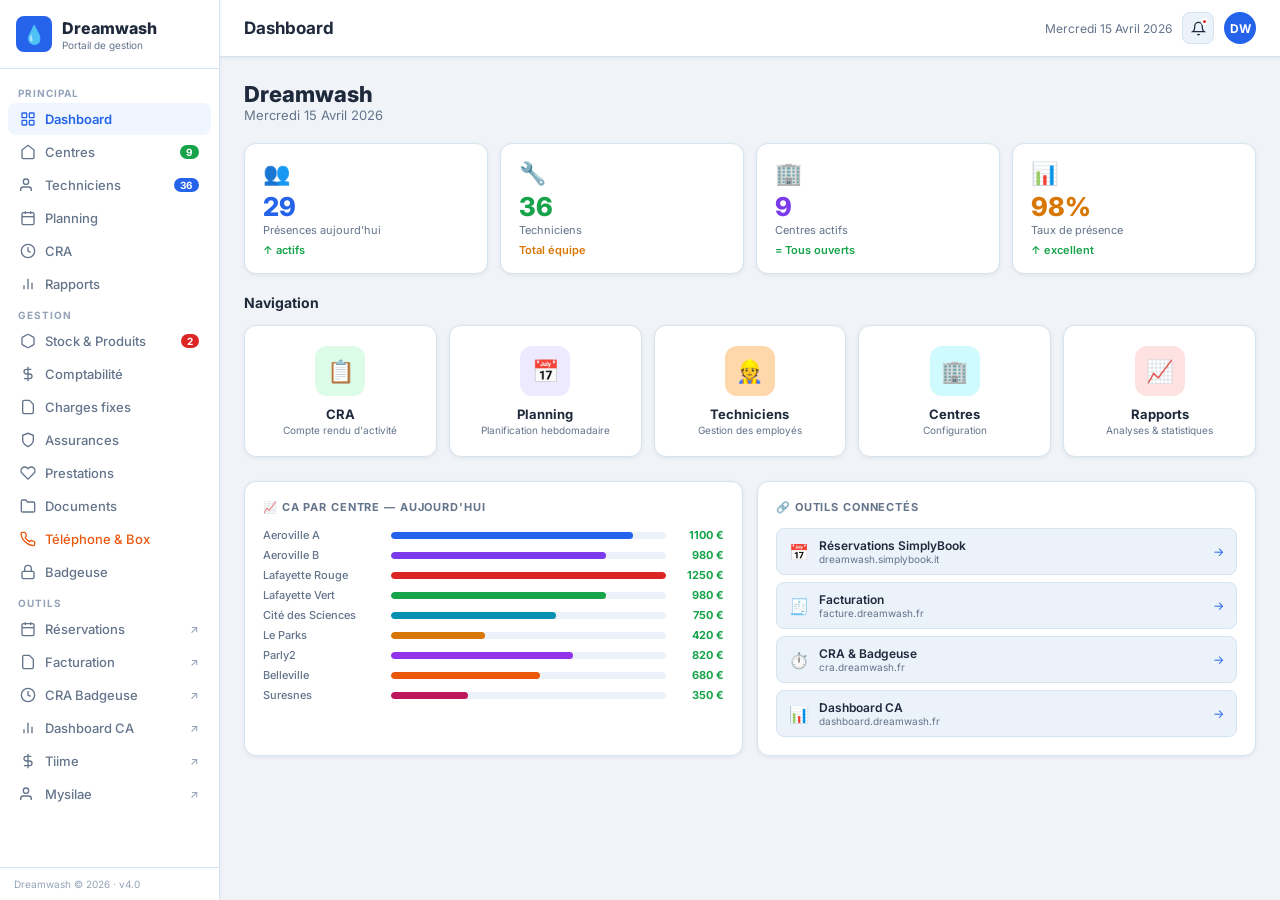
<file: index.html (3).html>
<!DOCTYPE html>
<html lang="fr">
<head>
<meta charset="UTF-8">
<meta name="viewport" content="width=device-width, initial-scale=1.0">
<title>Dreamwash — Portail de gestion</title>
<link href="https://fonts.googleapis.com/css2?family=Inter:wght@400;500;600;700;800&display=swap" rel="stylesheet">
<style>
:root{--bg:#F0F4F8;--bg2:#FFFFFF;--bg3:#EBF2FA;--border:#D6E4F0;--accent:#2563EB;--accent2:#16A34A;--accent3:#D97706;--accent4:#DC2626;--accent5:#7C3AED;--text:#1E293B;--muted:#64748B;--light:#94A3B8;--shadow:0 1px 4px rgba(0,0,0,0.07);--shadow2:0 4px 16px rgba(0,0,0,0.10);}
*{box-sizing:border-box;margin:0;padding:0;}
body{background:var(--bg);font-family:'Inter',sans-serif;color:var(--text);min-height:100vh;}
::-webkit-scrollbar{width:5px;}::-webkit-scrollbar-track{background:var(--bg);}::-webkit-scrollbar-thumb{background:var(--border);border-radius:3px;}
.app{display:flex;min-height:100vh;}
.sidebar{width:220px;background:var(--bg2);border-right:1px solid var(--border);display:flex;flex-direction:column;position:fixed;top:0;left:0;height:100vh;z-index:100;box-shadow:var(--shadow);}
.logo{padding:16px;border-bottom:1px solid var(--border);display:flex;align-items:center;gap:10px;}
.logo-icon{width:36px;height:36px;background:var(--accent);border-radius:8px;display:flex;align-items:center;justify-content:center;font-size:18px;flex-shrink:0;}
.logo-text{font-size:16px;font-weight:800;color:var(--text);}
.logo-sub{font-size:10px;color:var(--muted);margin-top:1px;}
.nav{flex:1;padding:10px 8px;overflow-y:auto;}
.nav-label{font-size:10px;color:var(--light);font-weight:700;letter-spacing:.1em;text-transform:uppercase;padding:8px 10px 4px;}
.nav-item{display:flex;align-items:center;gap:9px;padding:8px 12px;border-radius:8px;cursor:pointer;color:var(--muted);font-size:13px;font-weight:500;transition:all .15s;margin-bottom:1px;}
.nav-item:hover{background:var(--bg3);color:var(--text);}
.nav-item.active{background:#EFF6FF;color:var(--accent);font-weight:600;}
.nav-item svg{width:16px;height:16px;flex-shrink:0;}
.nb{margin-left:auto;color:#fff;font-size:10px;font-weight:700;padding:1px 6px;border-radius:10px;}
.nb.g{background:var(--accent2)}.nb.r{background:var(--accent4)}.nb.b{background:var(--accent)}
.nav-ext{margin-left:auto;font-size:11px;color:var(--light);}
.main{margin-left:220px;flex:1;}
.topbar{background:var(--bg2);border-bottom:1px solid var(--border);padding:12px 24px;display:flex;align-items:center;justify-content:space-between;position:sticky;top:0;z-index:50;box-shadow:var(--shadow);}
.topbar-title{font-size:17px;font-weight:700;}
.topbar-right{display:flex;align-items:center;gap:10px;}
.tdate{color:var(--muted);font-size:12px;}
.nb-btn{width:32px;height:32px;border-radius:8px;background:var(--bg3);border:1px solid var(--border);display:flex;align-items:center;justify-content:center;cursor:pointer;position:relative;}
.nb-dot{position:absolute;top:5px;right:5px;width:7px;height:7px;background:var(--accent4);border-radius:50%;border:2px solid var(--bg2);}
.avatar{width:32px;height:32px;background:var(--accent);border-radius:50%;display:flex;align-items:center;justify-content:center;font-weight:700;font-size:12px;color:#fff;}
.content{padding:24px;}
.page{display:none;animation:fi .2s ease;}
.page.active{display:block;}
@keyframes fi{from{opacity:0;transform:translateY(4px)}to{opacity:1;transform:translateY(0)}}
.sec-title{font-size:20px;font-weight:700;margin-bottom:4px;}
.sec-sub{color:var(--muted);font-size:13px;margin-bottom:20px;}
.rh{display:flex;justify-content:space-between;align-items:flex-start;margin-bottom:16px;}
.card{background:var(--bg2);border:1px solid var(--border);border-radius:12px;padding:18px;box-shadow:var(--shadow);}
.card-t{font-size:11px;font-weight:700;color:var(--muted);text-transform:uppercase;letter-spacing:.08em;margin-bottom:14px;}
.kpi-g{display:grid;grid-template-columns:repeat(4,1fr);gap:12px;margin-bottom:20px;}
.kpi{background:var(--bg2);border:1px solid var(--border);border-radius:12px;padding:16px 18px;box-shadow:var(--shadow);}
.kpi-i{font-size:22px;margin-bottom:8px;}
.kpi-v{font-size:26px;font-weight:800;line-height:1;}
.kpi-l{color:var(--muted);font-size:11px;margin-top:3px;}
.kpi-t{font-size:11px;font-weight:600;margin-top:6px;}
.kpi-t.up{color:var(--accent2)}.kpi-t.dn{color:var(--accent4)}.kpi-t.neu{color:var(--accent3)}
.tbl{background:var(--bg2);border:1px solid var(--border);border-radius:12px;overflow:hidden;box-shadow:var(--shadow);}
.tbl table{width:100%;border-collapse:collapse;}
.tbl th{padding:10px 14px;text-align:left;color:var(--muted);font-size:11px;font-weight:600;text-transform:uppercase;letter-spacing:.07em;border-bottom:1px solid var(--border);background:var(--bg3);}
.tbl td{padding:11px 14px;border-bottom:1px solid var(--border);font-size:13px;}
.tbl tr:last-child td{border-bottom:none;}
.tbl tr:hover td{background:var(--bg3);}
.badge{display:inline-block;padding:2px 8px;border-radius:20px;font-size:11px;font-weight:600;}
.badge.gr{background:#DCFCE7;color:#15803D}.badge.yl{background:#FEF3C7;color:#B45309}.badge.rd{background:#FEE2E2;color:#B91C1C}.badge.bl{background:#DBEAFE;color:#1D4ED8}.badge.pu{background:#EDE9FE;color:#6D28D9}
.btn{padding:8px 16px;border-radius:8px;border:none;font-size:13px;font-weight:600;cursor:pointer;font-family:inherit;display:inline-flex;align-items:center;gap:6px;transition:all .15s;}
.btn-p{background:var(--accent);color:#fff;}.btn-p:hover{background:#1D4ED8;}
.btn-g{background:var(--accent2);color:#fff;}
.btn-o{background:var(--bg2);border:1px solid var(--border);color:var(--muted);}.btn-o:hover{border-color:var(--accent);color:var(--accent);}
.btn-r{background:#FEE2E2;border:1px solid #FECACA;color:var(--accent4);}
.btn-sm{padding:5px 10px;font-size:11px;}
.fbar{display:flex;gap:6px;margin-bottom:14px;flex-wrap:wrap;align-items:center;}
.fbtn{padding:6px 12px;border-radius:7px;border:1px solid var(--border);background:var(--bg2);color:var(--muted);font-size:12px;font-weight:500;cursor:pointer;font-family:inherit;transition:all .15s;}
.fbtn:hover,.fbtn.active{background:#EFF6FF;border-color:var(--accent);color:var(--accent);font-weight:600;}
.srch{background:var(--bg2);border:1px solid var(--border);border-radius:8px;padding:7px 12px;color:var(--text);font-size:13px;outline:none;font-family:inherit;}
.srch:focus{border-color:var(--accent);}
.back-btn{display:flex;align-items:center;gap:6px;color:var(--muted);font-size:13px;cursor:pointer;margin-bottom:16px;border:none;background:none;font-family:inherit;font-weight:500;}
.back-btn:hover{color:var(--accent);}
.editable{cursor:pointer;border-radius:4px;padding:1px 4px;transition:background .15s;}
.editable:hover{background:#EFF6FF;outline:1px solid var(--accent);}
.editable:focus{background:#EFF6FF;outline:2px solid var(--accent);}
.secret{background:var(--bg3);border:1px solid var(--border);padding:3px 10px;border-radius:6px;cursor:pointer;font-family:monospace;font-size:12px;transition:all .15s;display:inline-block;}
.secret:hover{border-color:var(--accent);color:var(--accent);}
.alert-b{background:#FEF3C7;border:1px solid #FDE68A;border-radius:10px;padding:11px 14px;display:flex;align-items:center;gap:10px;margin-bottom:18px;}
.alert-b.rd{background:#FEE2E2;border-color:#FECACA;}
.cg{display:grid;grid-template-columns:repeat(auto-fill,minmax(260px,1fr));gap:12px;}
.cc{background:var(--bg2);border:1px solid var(--border);border-radius:12px;padding:16px;cursor:pointer;transition:all .2s;position:relative;overflow:hidden;box-shadow:var(--shadow);}
.cc:hover{border-color:var(--accent);transform:translateY(-2px);box-shadow:var(--shadow2);}
.cc-top{height:4px;position:absolute;top:0;left:0;right:0;border-radius:12px 12px 0 0;}
.cc-name{font-size:15px;font-weight:700;margin-top:8px;}
.cc-stats{display:grid;grid-template-columns:1fr 1fr;gap:7px;margin:12px 0;}
.cc-stat{background:var(--bg3);border-radius:8px;padding:7px 10px;}
.cc-stat-v{font-weight:700;font-size:14px;}
.cc-stat-l{font-size:10px;color:var(--muted);}
.cc-info{display:flex;align-items:center;gap:7px;font-size:12px;color:var(--muted);margin-bottom:3px;}
.cc-info span:last-child{color:var(--text);font-weight:500;}
.cc-btn{margin-top:10px;width:100%;padding:7px;background:#EFF6FF;border:1px solid #DBEAFE;border-radius:8px;color:var(--accent);font-size:12px;font-weight:600;cursor:pointer;font-family:inherit;}
.cc-btn:hover{background:#DBEAFE;}
.fg{display:grid;grid-template-columns:1fr 1fr;gap:14px;}
.fr{display:flex;justify-content:space-between;align-items:center;padding:9px 0;border-bottom:1px solid var(--border);}
.fr:last-child{border-bottom:none;}
.fk{color:var(--muted);font-size:13px;}
.fv{font-size:13px;font-weight:600;}
/* PLANNING */
.plan-wrap{overflow-x:auto;background:var(--bg2);border:1px solid var(--border);border-radius:12px;box-shadow:var(--shadow);}
.plan-table{width:100%;border-collapse:collapse;min-width:700px;}
.plan-table th{padding:10px 8px;text-align:center;font-size:12px;font-weight:600;color:var(--muted);border-bottom:2px solid var(--border);background:var(--bg3);}
.plan-table th.today-h{color:var(--accent);background:#EFF6FF;}
.plan-table td{padding:5px 7px;border-bottom:1px solid var(--border);vertical-align:top;}
.plan-table td.centre-lbl{font-size:12px;font-weight:700;white-space:nowrap;background:var(--bg3);padding:8px 14px;border-right:2px solid var(--border);}
.plan-table td.group-lbl{font-size:13px;font-weight:800;background:#EFF6FF;padding:8px 14px;border-bottom:2px solid var(--border);color:var(--accent);}
.plan-table td.today-td{background:#F8FBFF;}
.plan-slot{border-radius:6px;padding:4px 8px;margin-bottom:3px;font-size:11px;font-weight:600;display:flex;align-items:center;gap:5px;cursor:pointer;}
.plan-slot.present{background:#DCFCE7;color:#15803D;}
.plan-slot.absent{background:#FEE2E2;color:#B91C1C;}
.plan-add{color:var(--light);font-size:16px;cursor:pointer;padding:2px 4px;border-radius:4px;display:inline-block;transition:all .15s;}
.plan-add:hover{color:var(--accent);background:#EFF6FF;}
/* CRA */
.cra-circle{width:32px;height:32px;border-radius:50%;border:2px solid var(--border);display:inline-flex;align-items:center;justify-content:center;cursor:pointer;font-size:12px;font-weight:700;transition:all .15s;margin:auto;}
.cra-circle.present{background:#DCFCE7;border-color:#86EFAC;color:#15803D;}
.cra-circle:hover{border-color:var(--accent);}
.cra-total-g{background:#DCFCE7;color:#15803D;font-weight:700;border-radius:20px;padding:2px 10px;font-size:12px;display:inline-block;}
.cra-total{background:var(--bg3);color:var(--muted);font-weight:700;border-radius:20px;padding:2px 10px;font-size:12px;display:inline-block;}
/* RAPPORT */
.rc{width:30px;height:30px;border-radius:50%;display:inline-flex;align-items:center;justify-content:center;font-size:11px;font-weight:700;}
.rc.g{background:#DCFCE7;color:#15803D}.rc.b{background:#DBEAFE;color:#1D4ED8}.rc.z{background:var(--bg3);color:var(--light)}
/* CHARGES */
.chr{display:flex;justify-content:space-between;align-items:center;padding:12px 14px;background:var(--bg2);border:1px solid var(--border);border-radius:10px;margin-bottom:8px;box-shadow:var(--shadow);transition:all .15s;}
.chr:hover{border-color:var(--accent);}
/* MODAL */
.modal-ov{position:fixed;inset:0;background:rgba(0,0,0,.45);z-index:500;display:flex;align-items:center;justify-content:center;padding:20px;}
.modal{background:var(--bg2);border:1px solid var(--border);border-radius:14px;padding:24px;width:100%;max-width:460px;max-height:90vh;overflow-y:auto;box-shadow:var(--shadow2);}
.modal-t{font-size:16px;font-weight:700;margin-bottom:18px;display:flex;justify-content:space-between;align-items:center;}
.mc{background:none;border:none;color:var(--muted);cursor:pointer;font-size:18px;}
.field{margin-bottom:13px;}
.field label{display:block;color:var(--muted);font-size:11px;font-weight:600;text-transform:uppercase;letter-spacing:.07em;margin-bottom:4px;}
.field input,.field select,.field textarea{width:100%;background:var(--bg3);border:1px solid var(--border);border-radius:7px;padding:9px 11px;color:var(--text);font-size:13px;outline:none;font-family:inherit;box-sizing:border-box;}
.field input:focus,.field select:focus{border-color:var(--accent);background:#fff;}
.field select option{background:#fff;}
.mac{display:flex;gap:10px;margin-top:6px;}
/* NOTIF */
.np{position:absolute;top:52px;right:20px;width:290px;background:var(--bg2);border:1px solid var(--border);border-radius:12px;z-index:200;overflow:hidden;box-shadow:var(--shadow2);}
.ni{padding:10px 13px;border-bottom:1px solid var(--border);display:flex;gap:9px;align-items:flex-start;cursor:pointer;}
.ni:hover{background:var(--bg3);}
.ni:last-child{border-bottom:none;}
.nd{width:7px;height:7px;border-radius:50%;flex-shrink:0;margin-top:4px;}
.nt{font-size:12px;}.ntm{font-size:10px;color:var(--muted);margin-top:1px;}
/* DASH */
.dash-nav{display:grid;grid-template-columns:repeat(5,1fr);gap:12px;margin-bottom:24px;}
.dash-card{background:var(--bg2);border:1px solid var(--border);border-radius:12px;padding:20px 12px;cursor:pointer;transition:all .2s;text-align:center;box-shadow:var(--shadow);}
.dash-card:hover{transform:translateY(-2px);box-shadow:var(--shadow2);border-color:var(--accent);}
.dash-icon{width:50px;height:50px;border-radius:12px;display:flex;align-items:center;justify-content:center;font-size:22px;margin:0 auto 10px;}
.dash-name{font-weight:700;font-size:13px;}
.dash-sub{font-size:10px;color:var(--muted);margin-top:2px;}
/* ASSURANCE */
.ass-card{background:var(--bg2);border:1px solid var(--border);border-radius:12px;padding:16px;box-shadow:var(--shadow);margin-bottom:10px;display:flex;align-items:center;gap:14px;transition:all .15s;}
.ass-card:hover{border-color:var(--accent);}
.ass-icon{width:44px;height:44px;border-radius:10px;display:flex;align-items:center;justify-content:center;font-size:20px;flex-shrink:0;}
/* PRESTA */
.pt{display:grid;grid-template-columns:auto repeat(3,1fr);}
.pc{padding:10px 13px;border:1px solid var(--border);font-size:13px;display:flex;align-items:center;justify-content:center;}
.pc.hd{background:var(--bg3);color:var(--muted);font-size:11px;font-weight:700;text-transform:uppercase;}
.pc.sz{background:var(--bg2);font-weight:600;justify-content:flex-start;gap:8px;}
.pc.pr{background:var(--bg2);color:var(--accent2);font-weight:700;}
.pc.pr-g{background:var(--bg2);color:var(--accent3);font-weight:700;}
</style>
</head>
<body>
<div class="app">
<nav class="sidebar">
  <div class="logo">
    <div class="logo-icon">💧</div>
    <div><div class="logo-text">Dreamwash</div><div class="logo-sub">Portail de gestion</div></div>
  </div>
  <div class="nav">
    <div class="nav-label">Principal</div>
    <div class="nav-item active" onclick="go('dashboard')"><svg viewBox="0 0 24 24" fill="none" stroke="currentColor" stroke-width="2"><rect x="3" y="3" width="7" height="7" rx="1"/><rect x="14" y="3" width="7" height="7" rx="1"/><rect x="3" y="14" width="7" height="7" rx="1"/><rect x="14" y="14" width="7" height="7" rx="1"/></svg>Dashboard</div>
    <div class="nav-item" onclick="go('centres')"><svg viewBox="0 0 24 24" fill="none" stroke="currentColor" stroke-width="2"><path d="M3 9l9-7 9 7v11a2 2 0 0 1-2 2H5a2 2 0 0 1-2-2z"/></svg>Centres <span class="nb g">9</span></div>
    <div class="nav-item" onclick="go('techniciens')"><svg viewBox="0 0 24 24" fill="none" stroke="currentColor" stroke-width="2"><path d="M17 21v-2a4 4 0 0 0-4-4H5a4 4 0 0 0-4 4v2"/><circle cx="9" cy="7" r="4"/></svg>Techniciens <span class="nb b" id="nb-techs">36</span></div>
    <div class="nav-item" onclick="go('planning')"><svg viewBox="0 0 24 24" fill="none" stroke="currentColor" stroke-width="2"><rect x="3" y="4" width="18" height="18" rx="2"/><line x1="16" y1="2" x2="16" y2="6"/><line x1="8" y1="2" x2="8" y2="6"/><line x1="3" y1="10" x2="21" y2="10"/></svg>Planning</div>
    <div class="nav-item" onclick="go('cra')"><svg viewBox="0 0 24 24" fill="none" stroke="currentColor" stroke-width="2"><circle cx="12" cy="12" r="10"/><polyline points="12 6 12 12 16 14"/></svg>CRA</div>
    <div class="nav-item" onclick="go('rapport')"><svg viewBox="0 0 24 24" fill="none" stroke="currentColor" stroke-width="2"><line x1="18" y1="20" x2="18" y2="10"/><line x1="12" y1="20" x2="12" y2="4"/><line x1="6" y1="20" x2="6" y2="14"/></svg>Rapports</div>
    <div class="nav-label">Gestion</div>
    <div class="nav-item" onclick="go('stock')"><svg viewBox="0 0 24 24" fill="none" stroke="currentColor" stroke-width="2"><path d="M21 16V8a2 2 0 0 0-1-1.73l-7-4a2 2 0 0 0-2 0l-7 4A2 2 0 0 0 3 8v8a2 2 0 0 0 1 1.73l7 4a2 2 0 0 0 2 0l7-4A2 2 0 0 0 21 16z"/></svg>Stock & Produits <span class="nb r">2</span></div>
    <div class="nav-item" onclick="go('comptabilite')"><svg viewBox="0 0 24 24" fill="none" stroke="currentColor" stroke-width="2"><line x1="12" y1="1" x2="12" y2="23"/><path d="M17 5H9.5a3.5 3.5 0 0 0 0 7h5a3.5 3.5 0 0 1 0 7H6"/></svg>Comptabilité</div>
    <div class="nav-item" onclick="go('charges')"><svg viewBox="0 0 24 24" fill="none" stroke="currentColor" stroke-width="2"><path d="M14 2H6a2 2 0 0 0-2 2v16a2 2 0 0 0 2 2h12a2 2 0 0 0 2-2V8z"/></svg>Charges fixes</div>
    <div class="nav-item" onclick="go('assurances')"><svg viewBox="0 0 24 24" fill="none" stroke="currentColor" stroke-width="2"><path d="M12 22s8-4 8-10V5l-8-3-8 3v7c0 6 8 10 8 10z"/></svg>Assurances</div>
    <div class="nav-item" onclick="go('prestations')"><svg viewBox="0 0 24 24" fill="none" stroke="currentColor" stroke-width="2"><path d="M20.84 4.61a5.5 5.5 0 0 0-7.78 0L12 5.67l-1.06-1.06a5.5 5.5 0 0 0-7.78 7.78l1.06 1.06L12 21.23l7.78-7.78 1.06-1.06a5.5 5.5 0 0 0 0-7.78z"/></svg>Prestations</div>
    <div class="nav-item" onclick="go('documents')"><svg viewBox="0 0 24 24" fill="none" stroke="currentColor" stroke-width="2"><path d="M22 19a2 2 0 0 1-2 2H4a2 2 0 0 1-2-2V5a2 2 0 0 1 2-2h5l2 3h9a2 2 0 0 1 2 2z"/></svg>Documents</div>
    <div class="nav-item" onclick="go('telephone')" style="color:#EA580C;"><svg viewBox="0 0 24 24" fill="none" stroke="currentColor" stroke-width="2"><path d="M22 16.92v3a2 2 0 0 1-2.18 2 19.79 19.79 0 0 1-8.63-3.07A19.5 19.5 0 0 1 4.69 13a19.79 19.79 0 0 1-3.07-8.67A2 2 0 0 1 3.6 2h3a2 2 0 0 1 2 1.72c.127.96.361 1.903.7 2.81a2 2 0 0 1-.45 2.11L7.91 9.91a16 16 0 0 0 6.15 6.15l1.16-1.16a2 2 0 0 1 2.11-.45c.907.339 1.85.573 2.81.7A2 2 0 0 1 22 16.92z"/></svg>Téléphone & Box</div>
    <div class="nav-item" onclick="go('badgeuse-view')"><svg viewBox="0 0 24 24" fill="none" stroke="currentColor" stroke-width="2"><rect x="3" y="11" width="18" height="11" rx="2" ry="2"/><path d="M7 11V7a5 5 0 0 1 10 0v4"/></svg>Badgeuse</div>
    <div class="nav-label">Outils</div>
    <div class="nav-item" onclick="openUrl('https://dreamwash.simplybook.it/v2/')"><svg viewBox="0 0 24 24" fill="none" stroke="currentColor" stroke-width="2"><rect x="3" y="4" width="18" height="18" rx="2"/><line x1="16" y1="2" x2="16" y2="6"/><line x1="8" y1="2" x2="8" y2="6"/><line x1="3" y1="10" x2="21" y2="10"/></svg>Réservations <span class="nav-ext">↗</span></div>
    <div class="nav-item" onclick="openUrl('https://facture.dreamwash.fr/login')"><svg viewBox="0 0 24 24" fill="none" stroke="currentColor" stroke-width="2"><path d="M14 2H6a2 2 0 0 0-2 2v16a2 2 0 0 0 2 2h12a2 2 0 0 0 2-2V8z"/></svg>Facturation <span class="nav-ext">↗</span></div>
    <div class="nav-item" onclick="openUrl('https://cra.dreamwash.fr')"><svg viewBox="0 0 24 24" fill="none" stroke="currentColor" stroke-width="2"><circle cx="12" cy="12" r="10"/><polyline points="12 6 12 12 16 14"/></svg>CRA Badgeuse <span class="nav-ext">↗</span></div>
    <div class="nav-item" onclick="openUrl('https://dashboard.dreamwash.fr')"><svg viewBox="0 0 24 24" fill="none" stroke="currentColor" stroke-width="2"><line x1="18" y1="20" x2="18" y2="10"/><line x1="12" y1="20" x2="12" y2="4"/><line x1="6" y1="20" x2="6" y2="14"/></svg>Dashboard CA <span class="nav-ext">↗</span></div>
    <div class="nav-item" onclick="openUrl('https://www.tiime.fr')"><svg viewBox="0 0 24 24" fill="none" stroke="currentColor" stroke-width="2"><line x1="12" y1="1" x2="12" y2="23"/><path d="M17 5H9.5a3.5 3.5 0 0 0 0 7h5a3.5 3.5 0 0 1 0 7H6"/></svg>Tiime <span class="nav-ext">↗</span></div>
    <div class="nav-item" onclick="openUrl('https://www.mysilae.fr')"><svg viewBox="0 0 24 24" fill="none" stroke="currentColor" stroke-width="2"><path d="M17 21v-2a4 4 0 0 0-4-4H5a4 4 0 0 0-4 4v2"/><circle cx="9" cy="7" r="4"/></svg>Mysilae <span class="nav-ext">↗</span></div>
  </div>
  <div style="padding:10px 14px;border-top:1px solid var(--border);font-size:10px;color:var(--light);">Dreamwash © 2026 · v4.0</div>
</nav>

<div class="main">
  <div class="topbar">
    <div class="topbar-title" id="page-title">Dashboard</div>
    <div class="topbar-right">
      <div class="tdate">Mercredi 15 Avril 2026</div>
      <div class="nb-btn" onclick="toggleNotif()" style="position:relative;">
        <svg width="15" height="15" viewBox="0 0 24 24" fill="none" stroke="currentColor" stroke-width="2"><path d="M18 8A6 6 0 0 0 6 8c0 7-3 9-3 9h18s-3-2-3-9"/><path d="M13.73 21a2 2 0 0 1-3.46 0"/></svg>
        <div class="nb-dot"></div>
      </div>
      <div class="avatar">DW</div>
    </div>
    <div class="np" id="np" style="display:none;">
      <div style="padding:9px 13px;border-bottom:1px solid var(--border);font-size:11px;font-weight:700;color:var(--muted);">Alertes</div>
      <div class="ni"><div class="nd" style="background:var(--accent4)"></div><div><div class="nt">⚠️ Spray plastiques épuisé — Cité des Sciences</div><div class="ntm">Il y a 2h</div></div></div>
      <div class="ni"><div class="nd" style="background:var(--accent4)"></div><div><div class="nt">⚠️ Shampoing bas — Aeroville A (3 restants)</div><div class="ntm">Il y a 3h</div></div></div>
      <div class="ni"><div class="nd" style="background:var(--accent3)"></div><div><div class="nt">📋 URSSAF à payer — Échéance 15/05</div><div class="ntm">Hier</div></div></div>
      <div class="ni"><div class="nd" style="background:var(--accent3)"></div><div><div class="nt">🛡️ Assurance expire dans 30 jours</div><div class="ntm">Hier</div></div></div>
      <div class="ni"><div class="nd" style="background:var(--accent2)"></div><div><div class="nt">✅ Abdeldjalil pointé — Lafayette Rouge</div><div class="ntm">Ce matin</div></div></div>
    </div>
  </div>

  <div class="content">

    <!-- DASHBOARD -->
    <div class="page active" id="page-dashboard">
      <div style="margin-bottom:20px;">
        <div style="font-size:22px;font-weight:800;">Dreamwash</div>
        <div style="color:var(--muted);font-size:13px;">Mercredi 15 Avril 2026</div>
      </div>
      <div class="kpi-g">
        <div class="kpi"><div class="kpi-i">👥</div><div class="kpi-v" style="color:var(--accent);" id="dash-presences">3</div><div class="kpi-l">Présences aujourd'hui</div><div class="kpi-t up">↑ actifs</div></div>
        <div class="kpi"><div class="kpi-i">🔧</div><div class="kpi-v" style="color:var(--accent2);" id="dash-techs">36</div><div class="kpi-l">Techniciens</div><div class="kpi-t neu">Total équipe</div></div>
        <div class="kpi"><div class="kpi-i">🏢</div><div class="kpi-v" style="color:var(--accent5);">9</div><div class="kpi-l">Centres actifs</div><div class="kpi-t up">= Tous ouverts</div></div>
        <div class="kpi"><div class="kpi-i">📊</div><div class="kpi-v" style="color:var(--accent3);">98%</div><div class="kpi-l">Taux de présence</div><div class="kpi-t up">↑ excellent</div></div>
      </div>
      <div style="margin-bottom:14px;font-size:14px;font-weight:700;">Navigation</div>
      <div class="dash-nav">
        <div class="dash-card" onclick="go('cra')"><div class="dash-icon" style="background:#DCFCE7;">📋</div><div class="dash-name">CRA</div><div class="dash-sub">Compte rendu d'activité</div></div>
        <div class="dash-card" onclick="go('planning')"><div class="dash-icon" style="background:#EDE9FE;">📅</div><div class="dash-name">Planning</div><div class="dash-sub">Planification hebdomadaire</div></div>
        <div class="dash-card" onclick="go('techniciens')"><div class="dash-icon" style="background:#FED7AA;">👷</div><div class="dash-name">Techniciens</div><div class="dash-sub">Gestion des employés</div></div>
        <div class="dash-card" onclick="go('centres')"><div class="dash-icon" style="background:#CFFAFE;">🏢</div><div class="dash-name">Centres</div><div class="dash-sub">Configuration</div></div>
        <div class="dash-card" onclick="go('rapport')"><div class="dash-icon" style="background:#FEE2E2;">📈</div><div class="dash-name">Rapports</div><div class="dash-sub">Analyses & statistiques</div></div>
      </div>
      <div style="display:grid;grid-template-columns:1fr 1fr;gap:14px;">
        <div class="card"><div class="card-t">📈 CA par centre — Aujourd'hui</div><div id="ca-bars"></div></div>
        <div class="card"><div class="card-t">🔗 Outils connectés</div>
          <div style="display:flex;flex-direction:column;gap:7px;">
            <div onclick="openUrl('https://dreamwash.simplybook.it/v2/')" style="display:flex;align-items:center;gap:10px;padding:9px 12px;background:var(--bg3);border-radius:8px;cursor:pointer;border:1px solid var(--border);transition:all .15s;" onmouseenter="this.style.borderColor='var(--accent)'" onmouseleave="this.style.borderColor='var(--border)'"><span style="font-size:16px;">📅</span><div style="flex:1;"><div style="font-size:12px;font-weight:600;">Réservations SimplyBook</div><div style="font-size:10px;color:var(--muted);">dreamwash.simplybook.it</div></div><span style="color:var(--accent);font-size:12px;">→</span></div>
            <div onclick="openUrl('https://facture.dreamwash.fr/login')" style="display:flex;align-items:center;gap:10px;padding:9px 12px;background:var(--bg3);border-radius:8px;cursor:pointer;border:1px solid var(--border);transition:all .15s;" onmouseenter="this.style.borderColor='var(--accent)'" onmouseleave="this.style.borderColor='var(--border)'"><span style="font-size:16px;">🧾</span><div style="flex:1;"><div style="font-size:12px;font-weight:600;">Facturation</div><div style="font-size:10px;color:var(--muted);">facture.dreamwash.fr</div></div><span style="color:var(--accent);font-size:12px;">→</span></div>
            <div onclick="openUrl('https://cra.dreamwash.fr')" style="display:flex;align-items:center;gap:10px;padding:9px 12px;background:var(--bg3);border-radius:8px;cursor:pointer;border:1px solid var(--border);transition:all .15s;" onmouseenter="this.style.borderColor='var(--accent)'" onmouseleave="this.style.borderColor='var(--border)'"><span style="font-size:16px;">⏱️</span><div style="flex:1;"><div style="font-size:12px;font-weight:600;">CRA & Badgeuse</div><div style="font-size:10px;color:var(--muted);">cra.dreamwash.fr</div></div><span style="color:var(--accent);font-size:12px;">→</span></div>
            <div onclick="openUrl('https://dashboard.dreamwash.fr')" style="display:flex;align-items:center;gap:10px;padding:9px 12px;background:var(--bg3);border-radius:8px;cursor:pointer;border:1px solid var(--border);transition:all .15s;" onmouseenter="this.style.borderColor='var(--accent)'" onmouseleave="this.style.borderColor='var(--border)'"><span style="font-size:16px;">📊</span><div style="flex:1;"><div style="font-size:12px;font-weight:600;">Dashboard CA</div><div style="font-size:10px;color:var(--muted);">dashboard.dreamwash.fr</div></div><span style="color:var(--accent);font-size:12px;">→</span></div>
          </div>
        </div>
      </div>
    </div>

    <!-- CENTRES -->
    <div class="page" id="page-centres">
      <div class="rh"><div><div class="sec-title">Centres</div><div class="sec-sub">9 centres actifs</div></div><button class="btn btn-p" onclick="openModal('m-centre')">+ Ajouter</button></div>
      <div class="cg" id="cg"></div>
    </div>

    <!-- FICHE CENTRE -->
    <div class="page" id="page-fiche"><button class="back-btn" onclick="go('centres')">← Retour aux centres</button><div id="fiche-c"></div></div>

    <!-- TECHNICIENS -->
    <div class="page" id="page-techniciens">
      <div class="rh"><div><div class="sec-title">Gestion des techniciens</div><div class="sec-sub" id="tech-sub">36 techniciens</div></div><button class="btn btn-p" onclick="openModal('m-tech')">+ Ajouter</button></div>
      <div style="display:flex;gap:8px;margin-bottom:12px;flex-wrap:wrap;">
        <input class="srch" id="tech-search" placeholder="🔍 Rechercher un technicien…" oninput="renderTechs()" style="flex:1;max-width:300px;">
      </div>
      <div class="fbar" id="tech-fbar">
        <button class="fbtn active" onclick="setTF(this,'tous')">Tous</button>
        <button class="fbtn" onclick="setTF(this,'Aeroville A')">Aeroville A</button>
        <button class="fbtn" onclick="setTF(this,'Aeroville B')">Aeroville B</button>
        <button class="fbtn" onclick="setTF(this,'Lafayette Rouge')">Lafayette Rouge</button>
        <button class="fbtn" onclick="setTF(this,'Lafayette Vert')">Lafayette Vert</button>
        <button class="fbtn" onclick="setTF(this,'Cité des Sciences')">Cité Sciences</button>
        <button class="fbtn" onclick="setTF(this,'Le Parks')">Le Parks</button>
        <button class="fbtn" onclick="setTF(this,'Parly2')">Parly2</button>
        <button class="fbtn" onclick="setTF(this,'Belleville')">Belleville</button>
        <button class="fbtn" onclick="setTF(this,'Suresnes')">Suresnes</button>
      </div>
      <div class="tbl"><table><thead><tr><th>Technicien</th><th>Centre affecté</th><th>Contrat</th><th>Téléphone</th><th>Jours/mois</th><th>Statut</th><th>Actions</th></tr></thead><tbody id="tech-tbody"></tbody></table></div>
    </div>

    <!-- FICHE TECH -->
    <div class="page" id="page-fiche-tech"><button class="back-btn" onclick="go('techniciens')">← Retour</button><div id="fiche-t"></div></div>

    <!-- PLANNING -->
    <div class="page" id="page-planning">
      <div class="rh"><div><div class="sec-title">Planning</div><div class="sec-sub">Semaine du 13 au 17 avril 2026</div></div><button class="btn btn-p" onclick="openModal('m-slot')">+ Ajouter créneau</button></div>
      <div class="fbar" id="plan-fbar">
        <button class="fbtn active" onclick="setPF(this,'tous')">Tous les centres</button>
        <button class="fbtn" onclick="setPF(this,'Aeroville A')">Aeroville A</button>
        <button class="fbtn" onclick="setPF(this,'Aeroville B')">Aeroville B</button>
        <button class="fbtn" onclick="setPF(this,'Lafayette Rouge')">Lafayette Rouge</button>
        <button class="fbtn" onclick="setPF(this,'Lafayette Vert')">Lafayette Vert</button>
        <button class="fbtn" onclick="setPF(this,'Cité des Sciences')">Cité Sciences</button>
        <button class="fbtn" onclick="setPF(this,'Le Parks')">Le Parks</button>
        <button class="fbtn" onclick="setPF(this,'Parly2')">Parly2</button>
        <button class="fbtn" onclick="setPF(this,'Belleville')">Belleville</button>
        <button class="fbtn" onclick="setPF(this,'Suresnes')">Suresnes</button>
      </div>
      <div class="plan-wrap"><table class="plan-table" id="plan-table"><thead><tr><th style="text-align:left;min-width:130px;border-right:2px solid var(--border);">Centre</th><th>Lundi 13</th><th>Mardi 14</th><th class="today-h">Mercredi 15</th><th>Jeudi 16</th><th>Vendredi 17</th></tr></thead><tbody id="plan-tbody"></tbody></table></div>
    </div>

    <!-- CRA -->
    <div class="page" id="page-cra">
      <div class="rh">
        <div>
          <div class="sec-title">CRA</div>
          <div style="display:flex;align-items:center;gap:10px;margin-top:6px;">
            <button class="btn btn-o btn-sm" onclick="craNav(-1)">←</button>
            <span style="font-size:14px;font-weight:600;min-width:150px;text-align:center;" id="cra-date-lbl">Mercredi 15 Avr. 2026</span>
            <button class="btn btn-o btn-sm" onclick="craNav(1)">→</button>
          </div>
        </div>
        <div style="display:flex;gap:8px;">
          <button class="btn btn-o btn-sm" onclick="copyCRA()">📋 Copier</button>
          <button class="btn btn-p btn-sm" onclick="exportCSV()">📤 Exporter CSV</button>
        </div>
      </div>
      <div style="display:flex;gap:8px;margin-bottom:12px;flex-wrap:wrap;align-items:center;">
        <input class="srch" id="cra-search" placeholder="🔍 Rechercher un technicien…" oninput="renderCRA()" style="max-width:240px;">
        <select id="cra-centre-filter" onchange="renderCRA()" style="border:1px solid var(--border);border-radius:7px;padding:7px 12px;font-size:12px;background:var(--bg2);font-family:inherit;color:var(--text);cursor:pointer;">
          <option value="tous">Tous les centres</option>
          <option>Aeroville A</option><option>Aeroville B</option><option>Lafayette Rouge</option><option>Lafayette Vert</option><option>Cité des Sciences</option><option>Le Parks</option><option>Parly2</option><option>Belleville</option><option>Suresnes</option>
        </select>
        <select id="cra-statut-filter" onchange="renderCRA()" style="border:1px solid var(--border);border-radius:7px;padding:7px 12px;font-size:12px;background:var(--bg2);font-family:inherit;color:var(--text);cursor:pointer;">
          <option value="tous">Tous les statuts</option>
          <option value="present">Présents uniquement</option>
          <option value="absent">Absents uniquement</option>
        </select>
        <span style="font-size:12px;color:var(--muted);">Affiché : <strong id="cra-count">36</strong> techniciens</span>
      </div>
      <div class="tbl" style="overflow-x:auto;"><table style="width:100%;border-collapse:collapse;min-width:900px;"><thead><tr id="cra-thead"></tr></thead><tbody id="cra-tbody"></tbody></table></div>
    </div>

    <!-- RAPPORT -->
    <div class="page" id="page-rapport">
      <div class="rh">
        <div>
          <div class="sec-title">Rapport mensuel</div>
          <div style="display:flex;align-items:center;gap:8px;margin-top:6px;">
            <button class="btn btn-o btn-sm" onclick="rapportNav(-1)">←</button>
            <span style="font-size:14px;font-weight:600;min-width:100px;text-align:center;" id="rapport-mois">Avril 2026</span>
            <button class="btn btn-o btn-sm" onclick="rapportNav(1)">→</button>
          </div>
        </div>
        <button class="btn btn-o" onclick="exportCSV()">⬇️ Exporter CSV</button>
      </div>
      <div style="display:flex;gap:8px;margin-bottom:14px;flex-wrap:wrap;align-items:center;">
        <input class="srch" id="rapp-search" placeholder="🔍 Rechercher un technicien…" oninput="renderRapport()" style="max-width:240px;">
        <select id="rapp-centre" onchange="renderRapport()" style="border:1px solid var(--border);border-radius:7px;padding:7px 12px;font-size:12px;background:var(--bg2);font-family:inherit;color:var(--text);cursor:pointer;">
          <option value="tous">Tous les centres</option>
          <option>Aeroville A</option><option>Aeroville B</option><option>Lafayette Rouge</option><option>Lafayette Vert</option><option>Cité des Sciences</option><option>Le Parks</option><option>Parly2</option><option>Belleville</option><option>Suresnes</option>
        </select>
        <select id="rapp-presence" onchange="renderRapport()" style="border:1px solid var(--border);border-radius:7px;padding:7px 12px;font-size:12px;background:var(--bg2);font-family:inherit;color:var(--text);cursor:pointer;">
          <option value="tous">Tous</option>
          <option value="present">Avec jours travaillés</option>
          <option value="absent">Sans jours travaillés</option>
        </select>
        <span style="font-size:12px;color:var(--muted);">Affiché : <strong id="rapp-count">36</strong> techniciens</span>
      </div>
      <div class="tbl" style="overflow-x:auto;"><table style="width:100%;border-collapse:collapse;min-width:900px;"><thead><tr id="rapport-thead"></tr></thead><tbody id="rapport-tbody"></tbody></table></div>
    </div>

    <!-- STOCK -->
    <div class="page" id="page-stock">
      <div class="rh"><div><div class="sec-title">Stock & Produits</div><div class="sec-sub">Commandes par mois par centre</div></div><button class="btn btn-p" onclick="openModal('m-stock')">+ Nouvelle commande</button></div>
      <div class="fbar" id="stock-fbar">
        <button class="fbtn active" onclick="setStockFilter(this,'tous')">Tous</button>
        <button class="fbtn" onclick="setStockFilter(this,'Aeroville A')">Aeroville A</button>
        <button class="fbtn" onclick="setStockFilter(this,'Aeroville B')">Aeroville B</button>
        <button class="fbtn" onclick="setStockFilter(this,'Lafayette Rouge')">Lafayette Rouge</button>
        <button class="fbtn" onclick="setStockFilter(this,'Lafayette Vert')">Lafayette Vert</button>
        <button class="fbtn" onclick="setStockFilter(this,'Cité des Sciences')">Cité des Sciences</button>
        <button class="fbtn" onclick="setStockFilter(this,'Le Parks')">Le Parks</button>
        <button class="fbtn" onclick="setStockFilter(this,'Parly2')">Parly2</button>
        <button class="fbtn" onclick="setStockFilter(this,'Belleville')">Belleville</button>
        <button class="fbtn" onclick="setStockFilter(this,'Suresnes')">Suresnes</button>
      </div>
      <div class="tbl"><table><thead><tr><th>Date</th><th>Centre</th><th>Produit</th><th>Qté</th><th>Prix unit.</th><th>Total</th><th>Statut</th></tr></thead><tbody id="stock-tbody"></tbody></table></div>
    </div>

    <!-- COMPTABILITE -->
    <div class="page" id="page-comptabilite">
      <div class="sec-title">Comptabilité</div>
      <div class="sec-sub">Avril 2026 · Banque BNP · Les totaux se calculent automatiquement</div>
      <div class="kpi-g" style="grid-template-columns:repeat(3,1fr);">
        <div class="kpi"><div class="kpi-i">💰</div><div class="kpi-v" style="color:var(--accent2);" id="compta-ca">28 450 €</div><div class="kpi-l">CA mensuel total</div><div class="kpi-t up">+12% vs mars</div></div>
        <div class="kpi"><div class="kpi-i">📤</div><div class="kpi-v" style="color:var(--accent4);" id="compta-charges">14 200 €</div><div class="kpi-l">Charges totales</div></div>
        <div class="kpi"><div class="kpi-i">✅</div><div class="kpi-v" style="color:var(--accent);" id="compta-net">14 250 €</div><div class="kpi-l">Résultat net</div></div>
      </div>
      <div class="tbl"><table><thead><tr><th>Centre</th><th>CA</th><th>Loyer</th><th>Salaires</th><th>Produits</th><th>Résultat</th><th>Évol.</th></tr></thead><tbody id="compta-tbody"></tbody></table></div>
    </div>

    <!-- CHARGES -->
    <div class="page" id="page-charges">
      <div class="rh"><div><div class="sec-title">Charges fixes</div><div class="sec-sub">Loyers · URSSAF · Assurances · Abonnements</div></div><button class="btn btn-p" onclick="openModal('m-charge')">+ Ajouter</button></div>
      <div class="kpi-g" style="grid-template-columns:repeat(3,1fr);margin-bottom:20px;">
        <div class="kpi"><div class="kpi-i">📤</div><div class="kpi-v" style="color:var(--accent4);">20 310 €</div><div class="kpi-l">Total charges / mois</div></div>
        <div class="kpi"><div class="kpi-i">✅</div><div class="kpi-v" style="color:var(--accent2);">18 560 €</div><div class="kpi-l">Payées — 91%</div></div>
        <div class="kpi"><div class="kpi-i">⏳</div><div class="kpi-v" style="color:var(--accent3);">1 750 €</div><div class="kpi-l">Reste à payer</div></div>
      </div>
      <div id="charges-list"></div>
    </div>

    <!-- ASSURANCES -->
    <div class="page" id="page-assurances">
      <div class="rh"><div><div class="sec-title">Assurances</div><div class="sec-sub">Suivi des contrats et dates d'expiration</div></div><button class="btn btn-p" onclick="openModal('m-assurance')">+ Ajouter</button></div>
      <div class="alert-b" style="margin-bottom:20px;"><span>⚠️</span><div style="flex:1;font-size:13px;"><strong style="color:var(--accent3);">1 assurance expire dans moins de 30 jours</strong> — Assurance véhicules utilitaires</div></div>
      <div id="assurances-list"></div>
    </div>

    <!-- PRESTATIONS -->
    <div class="page" id="page-prestations">
      <div class="rh"><div><div class="sec-title">Prestations Dreamwash</div><div class="sec-sub">Lavage sans eau · Cliquez sur un tarif pour le modifier</div></div></div>
      <div style="background:var(--bg2);border:1px solid var(--border);border-radius:12px;overflow:hidden;margin-bottom:20px;box-shadow:var(--shadow);">
        <div class="pt">
          <div class="pc hd">Taille véhicule</div><div class="pc hd">🚿 Extérieur</div><div class="pc hd">🪑 Intérieur</div><div class="pc hd">✨ Complet</div>
          <div class="pc sz"><span style="font-size:17px;">🚗</span> Small</div><div class="pc pr" contenteditable="true" class="editable">25 €</div><div class="pc pr" contenteditable="true" class="editable">30 €</div><div class="pc pr-g" contenteditable="true" class="editable">45 €</div>
          <div class="pc sz"><span style="font-size:17px;">🚙</span> Medium</div><div class="pc pr" contenteditable="true" class="editable">30 €</div><div class="pc pr" contenteditable="true" class="editable">35 €</div><div class="pc pr-g" contenteditable="true" class="editable">55 €</div>
          <div class="pc sz"><span style="font-size:17px;">🚐</span> Large</div><div class="pc pr" contenteditable="true" class="editable">40 €</div><div class="pc pr" contenteditable="true" class="editable">45 €</div><div class="pc pr-g" contenteditable="true" class="editable">70 €</div>
          <div class="pc sz"><span style="font-size:17px;">🚌</span> Extra Large</div><div class="pc pr" contenteditable="true" class="editable">55 €</div><div class="pc pr" contenteditable="true" class="editable">60 €</div><div class="pc pr-g" contenteditable="true" class="editable">95 €</div>
        </div>
      </div>
      <div class="card"><div class="card-t">📊 Répartition des ventes</div><div style="display:flex;flex-direction:column;gap:9px;" id="presta-stats"></div></div>
    </div>

    <!-- DOCUMENTS -->
    <div class="page" id="page-documents">
      <div class="rh"><div><div class="sec-title">Documents Société</div><div class="sec-sub">Google Drive connecté · Cliquez pour ouvrir</div></div><button class="btn btn-p">+ Ajouter</button></div>
      <div style="display:flex;align-items:center;gap:10px;background:var(--bg3);border:1px solid var(--border);border-radius:10px;padding:11px 14px;margin-bottom:18px;">
        <span style="font-size:18px;">☁️</span><div style="flex:1"><div style="font-size:13px;font-weight:600;">Google Drive connecté</div><div style="font-size:11px;color:var(--muted);">Synchronisation automatique</div></div>
        <button class="btn btn-sm btn-o" onclick="openUrl('https://drive.google.com')">Ouvrir →</button>
      </div>
      <div style="display:grid;grid-template-columns:repeat(auto-fill,minmax(180px,1fr));gap:10px;" id="docs-grid"></div>
    </div>

    <!-- TELEPHONE & BOX -->
    <div class="page" id="page-telephone">
      <div class="rh">
        <div><div class="sec-title" style="color:#EA580C;">📱 Téléphone & Box Internet</div><div class="sec-sub">Livebox, WiFi, téléphones portables, abonnements</div></div>
        <button class="btn btn-sm" style="background:#EA580C;color:#fff;border:none;" onclick="addTelRow()">+ Ajouter une ligne</button>
      </div>

      <!-- BOX INTERNET -->
      <div class="card" style="margin-bottom:16px;border-left:4px solid #EA580C;">
        <div class="card-t" style="color:#EA580C;">📶 Box Internet / Livebox par centre</div>
        <div class="tbl" style="box-shadow:none;border:none;">
          <table><thead><tr>
            <th>Centre</th><th>Opérateur</th><th>N° ligne</th><th>Code WiFi</th><th>Renouvellement</th><th>Mensuel</th><th>Fichier</th>
          </tr></thead><tbody id="box-tbody"></tbody></table>
        </div>
        <button class="btn btn-sm btn-o" style="margin-top:12px;" onclick="addBoxRow()">+ Ajouter une box</button>
      </div>

      <!-- TÉLÉPHONES -->
      <div class="card" style="margin-bottom:16px;border-left:4px solid #EA580C;">
        <div class="card-t" style="color:#EA580C;">📱 Téléphones portables</div>
        <div class="tbl" style="box-shadow:none;border:none;">
          <table><thead><tr>
            <th>Nom / Centre</th><th>Numéro</th><th>Opérateur</th><th>Forfait</th><th>Renouvellement</th><th>Mensuel</th><th>Actions</th>
          </tr></thead><tbody id="tel-tbody"></tbody></table>
        </div>
        <button class="btn btn-sm btn-o" style="margin-top:12px;" onclick="addTelRow()">+ Ajouter un téléphone</button>
      </div>

      <!-- INFOS LIBRES -->
      <div class="card" style="border-left:4px solid #EA580C;">
        <div class="card-t" style="color:#EA580C;">📋 Informations supplémentaires</div>
        <div id="tel-extra-rows"></div>
        <button class="btn btn-sm btn-o" style="margin-top:12px;" onclick="addExtraRow()">+ Ajouter une info</button>
      </div>
    </div>

    <!-- BADGEUSE VIEW -->
    <div class="page" id="page-badgeuse-view">
      <div class="rh"><div><div class="sec-title">Badgeuse — Vue temps réel</div><div class="sec-sub">Présences enregistrées depuis les tablettes</div></div>
        <button class="btn btn-p btn-sm" onclick="refreshBadgeuse()">🔄 Actualiser</button>
      </div>
      <div class="kpi-g" style="grid-template-columns:repeat(3,1fr);margin-bottom:20px;">
        <div class="kpi"><div class="kpi-i">✅</div><div class="kpi-v" style="color:var(--accent2);" id="bdg-presents">0</div><div class="kpi-l">Présents aujourd'hui</div></div>
        <div class="kpi"><div class="kpi-i">📋</div><div class="kpi-v" style="color:var(--accent);" id="bdg-badges">0</div><div class="kpi-l">Badges total</div></div>
        <div class="kpi"><div class="kpi-i">🏢</div><div class="kpi-v" style="color:var(--accent5);" id="bdg-centres">0</div><div class="kpi-l">Centres actifs</div></div>
      </div>
      <div class="tbl">
        <table><thead><tr>
          <th>Technicien</th><th>Centre badgé</th><th>Centre habituel</th><th>Heure</th><th>Date</th><th>Statut</th>
        </tr></thead><tbody id="bdg-tbody"></tbody></table>
      </div>
      <div style="margin-top:16px;padding:12px 14px;background:var(--bg3);border:1px solid var(--border);border-radius:10px;font-size:12px;color:var(--muted);">
        💡 Les données sont synchronisées depuis les tablettes de badgeuse. Code admin badgeuse : <strong style="color:var(--text);">9999</strong>
      </div>
    </div>

  </div>
</div>

<!-- MODALS -->
<div class="modal-ov" id="m-tech" style="display:none;" onclick="if(event.target===this)closeModal('m-tech')">
  <div class="modal">
    <div class="modal-t">Nouveau technicien <button class="mc" onclick="closeModal('m-tech')">✕</button></div>
    <div class="field"><label>Nom complet</label><input id="nt-nom" placeholder="Prénom Nom"></div>
    <div class="field"><label>Centre affecté</label><select id="nt-centre"><option>Aeroville A</option><option>Aeroville B</option><option>Lafayette Rouge</option><option>Lafayette Vert</option><option>Cité des Sciences</option><option>Le Parks</option><option>Parly2</option><option>Belleville</option><option>Suresnes</option></select></div>
    <div class="field"><label>Téléphone</label><input id="nt-tel" placeholder="06 00 00 00 00"></div>
    <div class="field"><label>Email</label><input placeholder="prenom@dreamwash.fr"></div>
    <div class="field"><label>Type contrat</label><select id="nt-contrat"><option>CDI</option><option>CDD</option><option>Intérim</option></select></div>
    <div class="field"><label>Date début</label><input type="date"></div>
    <div class="mac"><button class="btn btn-o" style="flex:1;justify-content:center;" onclick="closeModal('m-tech')">Annuler</button><button class="btn btn-p" style="flex:1;justify-content:center;" onclick="addTech()">Enregistrer</button></div>
  </div>
</div>
<div class="modal-ov" id="m-centre" style="display:none;" onclick="if(event.target===this)closeModal('m-centre')">
  <div class="modal">
    <div class="modal-t">Nouveau centre <button class="mc" onclick="closeModal('m-centre')">✕</button></div>
    <div class="field"><label>Nom du centre</label><input placeholder="ex: Vélizy"></div>
    <div class="field"><label>Téléphone</label><input placeholder="01 00 00 00 00"></div>
    <div class="field"><label>Loyer mensuel</label><input placeholder="ex: 2 000 €"></div>
    <div class="field"><label>🔑 Code boîte à clés 1</label><input placeholder="Code 1"></div>
    <div class="field"><label>🔑 Code boîte à clés 2</label><input placeholder="Code 2"></div>
    <div class="field"><label>🔑 Code boîte à clés 3</label><input placeholder="Code 3"></div>
    <div class="field"><label>🔑 Code boîte à clés 4</label><input placeholder="Code 4"></div>
    <div class="field"><label>Code WiFi</label><input placeholder="Mot de passe WiFi"></div>
    <div class="mac"><button class="btn btn-o" style="flex:1;justify-content:center;" onclick="closeModal('m-centre')">Annuler</button><button class="btn btn-p" style="flex:1;justify-content:center;">Créer</button></div>
  </div>
</div>
<div class="modal-ov" id="m-slot" style="display:none;" onclick="if(event.target===this)closeModal('m-slot')">
  <div class="modal">
    <div class="modal-t">Ajouter un créneau <button class="mc" onclick="closeModal('m-slot')">✕</button></div>
    <div class="field"><label>Centre</label><select id="sl-centre"><option>Aeroville A</option><option>Aeroville B</option><option>Lafayette Rouge</option><option>Lafayette Vert</option><option>Cité des Sciences</option><option>Le Parks</option><option>Parly2</option><option>Belleville</option><option>Suresnes</option></select></div>
    <div class="field"><label>Technicien</label><select id="sl-tech"></select></div>
    <div class="field"><label>Jour</label><select id="sl-jour"><option value="0">Lundi 13</option><option value="1">Mardi 14</option><option value="2">Mercredi 15</option><option value="3">Jeudi 16</option><option value="4">Vendredi 17</option></select></div>
    <div class="field"><label>Statut</label><select id="sl-statut"><option value="present">Présent ✅</option><option value="absent">Absent ❌</option></select></div>
    <div class="mac"><button class="btn btn-o" style="flex:1;justify-content:center;" onclick="closeModal('m-slot')">Annuler</button><button class="btn btn-p" style="flex:1;justify-content:center;" onclick="addSlot()">Ajouter</button></div>
  </div>
</div>
<div class="modal-ov" id="m-charge" style="display:none;" onclick="if(event.target===this)closeModal('m-charge')">
  <div class="modal">
    <div class="modal-t">Nouvelle charge <button class="mc" onclick="closeModal('m-charge')">✕</button></div>
    <div class="field"><label>Nom</label><input id="nc-nom" placeholder="ex: Abonnement téléphone"></div>
    <div class="field"><label>Montant (€)</label><input id="nc-montant" type="number" placeholder="0"></div>
    <div class="field"><label>Catégorie</label><select id="nc-cat"><option>🏠 Loyer</option><option>👷 Salaires</option><option>🏛️ Social</option><option>🛡️ Assurance</option><option>📱 Télécoms</option><option>📶 Internet</option><option>🔧 Machines</option><option>👕 Tenues</option><option>🏦 Banque</option><option>☁️ Cloud</option></select></div>
    <div class="field"><label>Échéance</label><input id="nc-ech" placeholder="JJ/MM/AAAA"></div>
    <div class="mac"><button class="btn btn-o" style="flex:1;justify-content:center;" onclick="closeModal('m-charge')">Annuler</button><button class="btn btn-p" style="flex:1;justify-content:center;" onclick="addCharge()">Ajouter</button></div>
  </div>
</div>
<div class="modal-ov" id="m-assurance" style="display:none;" onclick="if(event.target===this)closeModal('m-assurance')">
  <div class="modal">
    <div class="modal-t">Nouvelle assurance <button class="mc" onclick="closeModal('m-assurance')">✕</button></div>
    <div class="field"><label>Nom de l'assurance</label><input id="na-nom" placeholder="ex: Assurance multirisque"></div>
    <div class="field"><label>Assureur</label><input id="na-assureur" placeholder="ex: AXA, Allianz…"></div>
    <div class="field"><label>Montant annuel (€)</label><input id="na-montant" type="number" placeholder="0"></div>
    <div class="field"><label>Date d'expiration</label><input id="na-exp" type="date"></div>
    <div class="field"><label>Centres couverts</label><input id="na-centres" placeholder="ex: Tous, Aeroville A…"></div>
    <div class="mac"><button class="btn btn-o" style="flex:1;justify-content:center;" onclick="closeModal('m-assurance')">Annuler</button><button class="btn btn-p" style="flex:1;justify-content:center;" onclick="addAssurance()">Ajouter</button></div>
  </div>
</div>
<div class="modal-ov" id="m-stock" style="display:none;" onclick="if(event.target===this)closeModal('m-stock')">
  <div class="modal">
    <div class="modal-t">Nouvelle commande <button class="mc" onclick="closeModal('m-stock')">✕</button></div>
    <div class="field"><label>Date de commande</label><input id="ns-date" type="date"></div>
    <div class="field"><label>Centre</label><select id="ns-centre"><option>Aeroville A</option><option>Aeroville B</option><option>Lafayette Rouge</option><option>Lafayette Vert</option><option>Cité des Sciences</option><option>Le Parks</option><option>Parly2</option><option>Belleville</option><option>Suresnes</option></select></div>
    <div class="field"><label>Produit</label><input id="ns-produit" placeholder="ex: Shampoing carrosserie"></div>
    <div class="field"><label>Quantité</label><input id="ns-qte" type="number" placeholder="0"></div>
    <div class="field"><label>Prix unitaire (€)</label><input id="ns-pu" type="number" placeholder="0"></div>
    <div class="mac"><button class="btn btn-o" style="flex:1;justify-content:center;" onclick="closeModal('m-stock')">Annuler</button><button class="btn btn-p" style="flex:1;justify-content:center;" onclick="addStock()">Commander</button></div>
  </div>
</div>
</div>

<script>
// ═══════════════════════════════════════════════════════════════════════════════
// DATA
// ═══════════════════════════════════════════════════════════════════════════════
const CENTRES = [
  {id:0,nom:"Aeroville A",tel:"01 23 45 67 89",wifi:"AeroA_DW",wifiPwd:"DreamA2024!",boites:["A1-4521","A1-7832","A1-3341","A1-9912"],loyer:1400,techs:["Sadoul","Khyal","Siraj"],ca:1100,lavages:18,color:"#2563EB"},
  {id:1,nom:"Aeroville B",tel:"01 23 45 67 90",wifi:"AeroB_DW",wifiPwd:"DreamB2024!",boites:["A2-1234","A2-5678","A2-9012","A2-3456"],loyer:1400,techs:["Saiful Islam","Siraj"],ca:980,lavages:15,color:"#7C3AED"},
  {id:2,nom:"Lafayette Rouge",tel:"01 34 56 78 90",wifi:"LafRouge_DW",wifiPwd:"Rouge2024#",boites:["LR-7832","LR-3341","LR-9912","LR-1234"],loyer:1600,techs:["Khalid","Mourad","Abdeldjalil"],ca:1250,lavages:21,color:"#DC2626"},
  {id:3,nom:"Lafayette Vert",tel:"01 34 56 78 91",wifi:"LafVert_DW",wifiPwd:"Vert2024#",boites:["LV-5678","LV-9012","LV-3456","LV-7890"],loyer:1600,techs:["Ayoub J.","Ali"],ca:980,lavages:16,color:"#16A34A"},
  {id:4,nom:"Cité des Sciences",tel:"01 45 67 89 01",wifi:"CDS_DW",wifiPwd:"CDS2024$",boites:["CS-1234","CS-5678","CS-9012","CS-3456"],loyer:1050,techs:["Ahmed","Abdesamad"],ca:750,lavages:12,color:"#0891B2"},
  {id:5,nom:"Le Parks",tel:"01 56 78 90 12",wifi:"Parks_DW",wifiPwd:"Parks2024@",boites:["LP-7890","LP-1234","LP-5678","LP-9012"],loyer:700,techs:["Adrien"],ca:420,lavages:7,color:"#D97706"},
  {id:6,nom:"Parly2",tel:"01 56 78 90 13",wifi:"Parly2_DW",wifiPwd:"Parly2024@",boites:["P2-3456","P2-7890","P2-1234","P2-5678"],loyer:1200,techs:["Amine_parly2","Abdesamad"],ca:820,lavages:14,color:"#9333EA"},
  {id:7,nom:"Belleville",tel:"01 67 89 01 23",wifi:"Bell_DW",wifiPwd:"Bell2024!",boites:["BV-9012","BV-3456","BV-7890","BV-1234"],loyer:900,techs:["Nabil","Amine"],ca:680,lavages:11,color:"#EA580C"},
  {id:8,nom:"Suresnes",tel:"01 78 90 12 34",wifi:"Sures_DW",wifiPwd:"SRS2024#",boites:["SR-5678","SR-9012","SR-3456","SR-7890"],loyer:800,techs:["Rachid"],ca:350,lavages:6,color:"#BE185D"},
];

let TECHS = [
  {nom:"Abdelali",centre:"Lafayette Rouge",contrat:"CDI",tel:"06 11 00 00 01",jours:0,color:"#2563EB"},
  {nom:"Abdeldjalil",centre:"Lafayette Rouge",contrat:"CDI",tel:"06 11 00 00 02",jours:11,color:"#7C3AED"},
  {nom:"Abdesamad",centre:"Parly2",contrat:"CDI",tel:"06 11 00 00 03",jours:7,color:"#DC2626"},
  {nom:"Adrien",centre:"Le Parks",contrat:"CDD",tel:"06 11 00 00 04",jours:0,color:"#16A34A"},
  {nom:"Ahmadul Hassan",centre:"Aeroville A",contrat:"CDI",tel:"06 11 00 00 05",jours:0,color:"#0891B2"},
  {nom:"Ahmed",centre:"Aeroville A",contrat:"CDI",tel:"06 11 00 00 06",jours:9,color:"#D97706"},
  {nom:"Ali",centre:"Lafayette Vert",contrat:"CDI",tel:"06 11 00 00 07",jours:0,color:"#9333EA"},
  {nom:"Amine",centre:"Belleville",contrat:"CDI",tel:"06 11 00 00 08",jours:0,color:"#EA580C"},
  {nom:"Amine_parly2",centre:"Parly2",contrat:"CDI",tel:"06 11 00 00 09",jours:0,color:"#BE185D"},
  {nom:"Ayoub J.",centre:"Lafayette Vert",contrat:"CDI",tel:"06 11 00 00 10",jours:0,color:"#2563EB"},
  {nom:"Khalid",centre:"Lafayette Rouge",contrat:"CDI",tel:"06 11 00 00 11",jours:6,color:"#7C3AED"},
  {nom:"Khyal",centre:"Aeroville A",contrat:"CDI",tel:"06 11 00 00 12",jours:4,color:"#16A34A"},
  {nom:"Mourad",centre:"Lafayette Rouge",contrat:"CDI",tel:"06 11 00 00 13",jours:5,color:"#DC2626"},
  {nom:"Nabil",centre:"Belleville",contrat:"CDI",tel:"06 11 00 00 14",jours:8,color:"#0891B2"},
  {nom:"Rachid",centre:"Suresnes",contrat:"CDI",tel:"06 11 00 00 15",jours:6,color:"#D97706"},
  {nom:"Sadoul",centre:"Aeroville A",contrat:"CDI",tel:"06 11 00 00 16",jours:12,color:"#9333EA"},
  {nom:"Saiful Islam",centre:"Aeroville B",contrat:"CDI",tel:"06 11 00 00 17",jours:9,color:"#EA580C"},
  {nom:"Siraj",centre:"Aeroville A",contrat:"CDI",tel:"06 11 00 00 18",jours:7,color:"#BE185D"},
  {nom:"Bilal",centre:"Parly2",contrat:"CDI",tel:"06 11 00 00 19",jours:5,color:"#2563EB"},
  {nom:"Karim",centre:"Lafayette Rouge",contrat:"CDI",tel:"06 11 00 00 20",jours:3,color:"#0891B2"},
  {nom:"Mehdi",centre:"Aeroville B",contrat:"CDD",tel:"06 11 00 00 21",jours:8,color:"#D97706"},
  {nom:"Omar",centre:"Cité des Sciences",contrat:"CDI",tel:"06 11 00 00 22",jours:6,color:"#9333EA"},
  {nom:"Youssef",centre:"Lafayette Vert",contrat:"CDI",tel:"06 11 00 00 23",jours:4,color:"#EA580C"},
  {nom:"Soufiane",centre:"Belleville",contrat:"CDI",tel:"06 11 00 00 24",jours:7,color:"#2563EB"},
  {nom:"Nasser",centre:"Le Parks",contrat:"CDI",tel:"06 11 00 00 25",jours:5,color:"#7C3AED"},
  {nom:"Hamza",centre:"Suresnes",contrat:"CDD",tel:"06 11 00 00 26",jours:3,color:"#DC2626"},
  {nom:"Tarik",centre:"Parly2",contrat:"CDI",tel:"06 11 00 00 27",jours:9,color:"#16A34A"},
  {nom:"Sofiane",centre:"Aeroville A",contrat:"CDI",tel:"06 11 00 00 28",jours:11,color:"#0891B2"},
  {nom:"Rayan",centre:"Lafayette Rouge",contrat:"CDI",tel:"06 11 00 00 29",jours:7,color:"#D97706"},
  {nom:"Ilyas",centre:"Aeroville B",contrat:"CDI",tel:"06 11 00 00 30",jours:6,color:"#9333EA"},
  {nom:"Jawad",centre:"Cité des Sciences",contrat:"CDD",tel:"06 11 00 00 31",jours:4,color:"#EA580C"},
  {nom:"Redouane",centre:"Belleville",contrat:"CDI",tel:"06 11 00 00 32",jours:8,color:"#2563EB"},
  {nom:"Zakaria",centre:"Le Parks",contrat:"CDI",tel:"06 11 00 00 33",jours:6,color:"#7C3AED"},
  {nom:"Marwan",centre:"Suresnes",contrat:"CDI",tel:"06 11 00 00 34",jours:5,color:"#DC2626"},
  {nom:"Issam",centre:"Parly2",contrat:"CDI",tel:"06 11 00 00 35",jours:7,color:"#16A34A"},
  {nom:"Nordine",centre:"Lafayette Vert",contrat:"CDI",tel:"06 11 00 00 36",jours:4,color:"#0891B2"},
];

let PLANNING = {
  "Aeroville A":[[{nom:"Sadoul",statut:"absent"},{nom:"Khyal",statut:"present"}],[{nom:"Sadoul",statut:"absent"},{nom:"Siraj",statut:"absent"}],[{nom:"Sadoul",statut:"absent"}],[{nom:"Sadoul",statut:"absent"}],[{nom:"Khyal",statut:"present"},{nom:"Siraj",statut:"absent"}]],
  "Aeroville B":[[{nom:"Saiful Islam",statut:"absent"},{nom:"Mehdi",statut:"absent"}],[{nom:"Ilyas",statut:"present"}],[{nom:"Saiful Islam",statut:"absent"},{nom:"Mehdi",statut:"absent"}],[{nom:"Saiful Islam",statut:"absent"}],[{nom:"Ilyas",statut:"present"}]],
  "Lafayette Rouge":[[{nom:"Khalid",statut:"absent"},{nom:"Mourad",statut:"absent"}],[{nom:"Khalid",statut:"absent"},{nom:"Rayan",statut:"absent"}],[{nom:"Abdeldjalil",statut:"present"}],[{nom:"Abdeldjalil",statut:"present"},{nom:"Karim",statut:"present"}],[{nom:"Abdeldjalil",statut:"present"}]],
  "Lafayette Vert":[[{nom:"Ayoub J.",statut:"absent"},{nom:"Youssef",statut:"present"}],[{nom:"Ali",statut:"absent"},{nom:"Nordine",statut:"present"}],[{nom:"Youssef",statut:"present"}],[{nom:"Ayoub J.",statut:"present"}],[{nom:"Nordine",statut:"present"}]],
  "Cité des Sciences":[[{nom:"Ahmed",statut:"absent"},{nom:"Omar",statut:"absent"}],[{nom:"Ahmed",statut:"absent"}],[{nom:"Ahmed",statut:"present"},{nom:"Jawad",statut:"absent"}],[{nom:"Omar",statut:"absent"}],[{nom:"Ahmed",statut:"absent"}]],
  "Le Parks":[[{nom:"Adrien",statut:"absent"},{nom:"Nasser",statut:"absent"}],[{nom:"Adrien",statut:"absent"}],[],[{nom:"Zakaria",statut:"absent"}],[{nom:"Adrien",statut:"absent"},{nom:"Nasser",statut:"present"}]],
  "Parly2":[[{nom:"Abdesamad",statut:"absent"},{nom:"Bilal",statut:"absent"}],[{nom:"Amine_parly2",statut:"absent"}],[{nom:"Tarik",statut:"present"},{nom:"Issam",statut:"absent"}],[{nom:"Abdesamad",statut:"absent"}],[{nom:"Bilal",statut:"present"},{nom:"Tarik",statut:"absent"}]],
  "Belleville":[[{nom:"Nabil",statut:"absent"},{nom:"Amine",statut:"absent"}],[{nom:"Nabil",statut:"present"},{nom:"Soufiane",statut:"absent"}],[{nom:"Redouane",statut:"absent"}],[{nom:"Nabil",statut:"present"},{nom:"Amine",statut:"absent"}],[{nom:"Soufiane",statut:"present"}]],
  "Suresnes":[[{nom:"Rachid",statut:"absent"},{nom:"Hamza",statut:"absent"}],[{nom:"Marwan",statut:"absent"}],[{nom:"Rachid",statut:"present"}],[{nom:"Hamza",statut:"absent"}],[{nom:"Rachid",statut:"absent"},{nom:"Marwan",statut:"present"}]],
};

let CHARGES = [
  {n:"Loyers centres (×9)",m:10650,e:"01/05/2026",s:"paid",c:"🏠"},
  {n:"Salaires techniciens",m:8200,e:"28/04/2026",s:"paid",c:"👷"},
  {n:"URSSAF",m:1200,e:"15/05/2026",s:"due",c:"🏛️"},
  {n:"Assurance multirisque",m:890,e:"01/06/2026",s:"paid",c:"🛡️"},
  {n:"Téléphones (×9)",m:420,e:"05/05/2026",s:"paid",c:"📱"},
  {n:"Box Internet (×9)",m:350,e:"05/05/2026",s:"due",c:"📶"},
  {n:"Maintenance Technovap",m:280,e:"20/05/2026",s:"paid",c:"🔧"},
  {n:"Tenues techniciens",m:150,e:"—",s:"paid",c:"👕"},
  {n:"Frais BNP",m:95,e:"01/05/2026",s:"paid",c:"🏦"},
  {n:"Google Drive",m:25,e:"01/05/2026",s:"paid",c:"☁️"},
];

let ASSURANCES = [
  {nom:"Assurance multirisque professionnelle",assureur:"AXA",montant:890,expiration:"01/06/2026",centres:"Tous les centres",jours:47,couleur:"#16A34A"},
  {nom:"Assurance véhicules utilitaires",assureur:"Allianz",montant:1200,expiration:"14/05/2026",centres:"Tous les centres",jours:29,couleur:"#D97706"},
  {nom:"Assurance responsabilité civile",assureur:"Groupama",montant:650,expiration:"01/09/2026",centres:"Tous les centres",jours:139,couleur:"#16A34A"},
  {nom:"Assurance matériel Technovap",assureur:"Maif Pro",montant:480,expiration:"01/03/2027",centres:"9 centres",jours:320,couleur:"#16A34A"},
];

let STOCK = [
  {date:"15/04/2026",centre:"Aeroville A",produit:"Shampoing carrosserie",qte:10,pu:8.50,statut:"livré"},
  {date:"12/04/2026",centre:"Lafayette Rouge",produit:"Microfibre 40×40",qte:50,pu:2.20,statut:"livré"},
  {date:"10/04/2026",centre:"Parly2",produit:"Produit vitres",qte:6,pu:12,statut:"livré"},
  {date:"08/04/2026",centre:"Belleville",produit:"Spray plastiques",qte:8,pu:9,statut:"livré"},
  {date:"05/04/2026",centre:"Aeroville B",produit:"Gants latex",qte:4,pu:15,statut:"livré"},
  {date:"01/04/2026",centre:"Suresnes",produit:"Désodorisant",qte:12,pu:5,statut:"livré"},
];

const COMPTA = [
  {centre:"Aeroville A",ca:5200,loyer:1400,salaires:800,produits:120,evol:"+15%",badge:"gr"},
  {centre:"Aeroville B",ca:4800,loyer:1400,salaires:750,produits:110,evol:"+8%",badge:"gr"},
  {centre:"Lafayette Rouge",ca:3900,loyer:1600,salaires:700,produits:90,evol:"stable",badge:"yl"},
  {centre:"Lafayette Vert",ca:3600,loyer:1600,salaires:700,produits:85,evol:"+5%",badge:"gr"},
  {centre:"Cité des Sciences",ca:3100,loyer:1050,salaires:600,produits:80,evol:"stable",badge:"yl"},
  {centre:"Parly2",ca:2900,loyer:1200,salaires:700,produits:75,evol:"-3%",badge:"rd"},
  {centre:"Belleville",ca:2750,loyer:900,salaires:550,produits:70,evol:"+10%",badge:"gr"},
  {centre:"Le Parks",ca:1400,loyer:700,salaires:350,produits:40,evol:"stable",badge:"yl"},
  {centre:"Suresnes",ca:1100,loyer:800,salaires:400,produits:50,evol:"-8%",badge:"rd"},
];

const DOCS = [
  {n:"KBIS Dreamwash",i:"📋",d:"Mars 2026",s:"gr"},{n:"Contrats de bail",i:"🏠",d:"9 actifs",s:"gr"},
  {n:"Assurance multirisque",i:"🛡️",d:"Expire 01/06/2026",s:"gr"},{n:"Statuts société",i:"⚖️",d:"Version 2024",s:"gr"},
  {n:"Contrats Technovap",i:"🔧",d:"9 machines",s:"gr"},{n:"Convention collective",i:"📄",d:"En vigueur",s:"gr"},
  {n:"Registre du personnel",i:"👥",d:"36 salariés",s:"gr"},{n:"Déclarations URSSAF",i:"🏛️",d:"T1 2026",s:"yl"},
  {n:"Contrats téléphonie",i:"📱",d:"Expire 06/2026",s:"yl"},{n:"Relevés BNP",i:"🏦",d:"Mars 2026",s:"gr"},
  {n:"Déclarations TVA",i:"💰",d:"T1 2026",s:"gr"},{n:"Plan de formation",i:"📚",d:"2026",s:"gr"},
];

let techFilter = 'tous';
let planFilter = 'tous';
const CRA_DATES = ['Lun 13 Avr.','Mar 14 Avr.','Mer 15 Avr.','Jeu 16 Avr.','Ven 17 Avr.'];
const MOIS = ['Janvier','Février','Mars','Avril','Mai','Juin','Juillet','Août','Septembre','Octobre','Novembre','Décembre'];
let craDay = 2;
let rapportMois = 3; // index avril

// ═══════════════════════════════════════════════════════════════════════════════
// RENDER FUNCTIONS
// ═══════════════════════════════════════════════════════════════════════════════

function renderDashboard() {
  const cb = document.getElementById('ca-bars');
  cb.innerHTML = '';
  const maxCA = Math.max(...CENTRES.map(c=>c.ca));
  CENTRES.forEach(c => {
    const pct = Math.round(c.ca/maxCA*100);
    cb.innerHTML += `<div style="display:flex;align-items:center;gap:8px;margin-bottom:6px;">
      <span style="font-size:11px;color:var(--muted);min-width:120px;font-weight:500;">${c.nom}</span>
      <div style="flex:1;height:7px;background:var(--bg3);border-radius:4px;overflow:hidden;"><div style="width:${pct}%;height:100%;background:${c.color};border-radius:4px;"></div></div>
      <span style="font-size:11px;font-weight:700;min-width:50px;text-align:right;color:var(--accent2);">${c.ca} €</span>
    </div>`;
  });
  document.getElementById('dash-presences').textContent = TECHS.filter(t=>t.jours>0).length;
  document.getElementById('dash-techs').textContent = TECHS.length;
}

function renderCentres() {
  const g = document.getElementById('cg');
  g.innerHTML = '';
  CENTRES.forEach((c,i) => {
    g.innerHTML += `<div class="cc" onclick="showFiche(${i})">
      <div class="cc-top" style="background:${c.color};"></div>
      <div class="cc-name">${c.nom}</div>
      <div class="cc-stats">
        <div class="cc-stat"><div class="cc-stat-v">${c.lavages}</div><div class="cc-stat-l">Lavages/jour</div></div>
        <div class="cc-stat"><div class="cc-stat-v">${c.ca} €</div><div class="cc-stat-l">CA aujourd'hui</div></div>
        <div class="cc-stat"><div class="cc-stat-v">${c.techs.length}</div><div class="cc-stat-l">Techniciens</div></div>
        <div class="cc-stat"><div class="cc-stat-v">4</div><div class="cc-stat-l">Boîtes à clés</div></div>
      </div>
      <div class="cc-info">📞 <span contenteditable="true" class="editable" onclick="event.stopPropagation()">${c.tel}</span></div>
      <div class="cc-info">👷 <span>${c.techs.join(', ')}</span></div>
      <button class="cc-btn">Voir la fiche complète →</button>
    </div>`;
  });
}

function showFiche(i) {
  const c = CENTRES[i];
  document.getElementById('fiche-c').innerHTML = `
    <div style="display:flex;align-items:center;gap:12px;margin-bottom:20px;">
      <div style="width:46px;height:46px;border-radius:12px;background:${c.color};display:flex;align-items:center;justify-content:center;font-size:20px;color:#fff;">💧</div>
      <div>
        <div style="font-size:20px;font-weight:800;" contenteditable="true" class="editable">${c.nom}</div>
        <span class="badge gr">● Actif</span>
      </div>
      <div style="margin-left:auto;display:flex;gap:8px;">
        <button class="btn btn-o btn-sm" onclick="openUrl('https://cra.dreamwash.fr')">⏱️ CRA</button>
        <button class="btn btn-o btn-sm" onclick="openUrl('https://facture.dreamwash.fr/login')">🧾 Factures</button>
      </div>
    </div>
    <div class="fg">
      <div class="card">
        <div class="card-t">📋 Informations</div>
        <div class="fr"><span class="fk">Téléphone</span><span class="fv editable" contenteditable="true">${c.tel}</span></div>
        <div class="fr"><span class="fk">Loyer mensuel</span><span class="fv editable" contenteditable="true" style="color:var(--accent4);">${c.loyer} €</span></div>
        <div class="fr"><span class="fk">Techniciens affectés</span><span class="fv">${c.techs.join(', ')}</span></div>
        <div class="fr"><span class="fk">CA aujourd'hui</span><span class="fv" style="color:var(--accent2);font-size:16px;font-weight:800;">${c.ca} €</span></div>
        <div class="fr"><span class="fk">Lavages du jour</span><span class="fv">${c.lavages}</span></div>
      </div>
      <div class="card">
        <div class="card-t">🔒 Codes d'accès <span style="font-weight:400;font-size:10px;">(cliquer pour révéler)</span></div>
        <div class="fr"><span class="fk">Réseau WiFi</span><span class="fv editable" contenteditable="true">${c.wifi}</span></div>
        <div class="fr"><span class="fk">Mot de passe WiFi</span><span class="secret" onclick="toggleSec(this)" data-v="${c.wifiPwd}">${'●'.repeat(c.wifiPwd.length)}</span></div>
        <div class="fr"><span class="fk">🔑 Boîte à clés 1</span><span class="secret" onclick="toggleSec(this)" data-v="${c.boites[0]}">${'●'.repeat(c.boites[0].length)}</span></div>
        <div class="fr"><span class="fk">🔑 Boîte à clés 2</span><span class="secret" onclick="toggleSec(this)" data-v="${c.boites[1]}">${'●'.repeat(c.boites[1].length)}</span></div>
        <div class="fr"><span class="fk">🔑 Boîte à clés 3</span><span class="secret" onclick="toggleSec(this)" data-v="${c.boites[2]}">${'●'.repeat(c.boites[2].length)}</span></div>
        <div class="fr"><span class="fk">🔑 Boîte à clés 4</span><span class="secret" onclick="toggleSec(this)" data-v="${c.boites[3]}">${'●'.repeat(c.boites[3].length)}</span></div>
      </div>
    </div>`;
  go('fiche');
}

function renderTechs() {
  const tb = document.getElementById('tech-tbody');
  tb.innerHTML = '';
  const search = (document.getElementById('tech-search')?.value||'').toLowerCase();
  const filtered = TECHS.filter(t =>
    (techFilter === 'tous' || t.centre === techFilter) &&
    t.nom.toLowerCase().includes(search)
  );
  document.getElementById('tech-sub').textContent = `${TECHS.length} techniciens · ${filtered.length} affichés`;
  document.getElementById('nb-techs').textContent = TECHS.length;
  filtered.forEach(t => {
    const idx = TECHS.indexOf(t);
    tb.innerHTML += `<tr>
      <td><div style="display:flex;align-items:center;gap:9px;">
        <div style="width:30px;height:30px;border-radius:50%;background:${t.color}22;color:${t.color};display:flex;align-items:center;justify-content:center;font-weight:700;font-size:12px;flex-shrink:0;">${t.nom.charAt(0)}</div>
        <span style="font-weight:600;cursor:pointer;color:var(--accent);text-decoration:underline;" onclick="showFicheTech(${idx})">${t.nom}</span>
      </div></td>
      <td><select onchange="TECHS[${idx}].centre=this.value;renderTechs();" style="border:1px solid var(--border);border-radius:6px;padding:4px 8px;font-size:12px;background:var(--bg3);font-family:inherit;cursor:pointer;">
        ${CENTRES.map(c=>`<option value="${c.nom}" ${c.nom===t.centre?'selected':''}>${c.nom}</option>`).join('')}
      </select></td>
      <td><span class="badge ${t.contrat==='CDI'?'bl':'yl'}">${t.contrat}</span></td>
      <td style="color:var(--muted);font-size:12px;" contenteditable="true" class="editable">${t.tel}</td>
      <td style="text-align:center;"><span class="${t.jours>0?'cra-total-g':'cra-total'}">${t.jours}j</span></td>
      <td><span class="badge gr">● Actif</span></td>
      <td><div style="display:flex;gap:5px;">
        <button class="btn btn-o btn-sm" onclick="showFicheTech(${idx})">✏️ Fiche</button>
        <button class="btn btn-sm btn-r" onclick="if(confirm('Supprimer ?')){TECHS.splice(${idx},1);renderTechs();}">🗑️</button>
      </div></td>
    </tr>`;
  });
}

function showFicheTech(i) {
  const t = TECHS[i];
  const totH = t.jours;
  document.getElementById('fiche-t').innerHTML = `
    <div style="display:flex;align-items:center;gap:12px;margin-bottom:20px;">
      <div style="width:52px;height:52px;border-radius:50%;background:${t.color}22;color:${t.color};display:flex;align-items:center;justify-content:center;font-size:22px;font-weight:800;">${t.nom.charAt(0)}</div>
      <div>
        <div style="font-size:20px;font-weight:800;" contenteditable="true" class="editable">${t.nom}</div>
        <div style="color:var(--muted);font-size:12px;">📍 ${t.centre} · ${t.contrat}</div>
      </div>
      <span class="badge gr" style="margin-left:auto;">● Actif</span>
    </div>
    <div class="fg">
      <div class="card">
        <div class="card-t">👤 Informations personnelles</div>
        <div class="fr"><span class="fk">Téléphone</span><span class="fv editable" contenteditable="true">${t.tel||'—'}</span></div>
        <div class="fr"><span class="fk">Email</span><span class="fv editable" contenteditable="true">${t.nom.toLowerCase().replace(/\s/g,'.')}@dreamwash.fr</span></div>
        <div class="fr"><span class="fk">Adresse</span><span class="fv editable" contenteditable="true">À compléter</span></div>
        <div class="fr"><span class="fk">Centre affecté</span>
          <select onchange="TECHS[${i}].centre=this.value;renderCentres();" style="border:1px solid var(--border);border-radius:6px;padding:4px 8px;font-size:12px;background:var(--bg3);font-family:inherit;">
            ${CENTRES.map(c=>`<option value="${c.nom}" ${c.nom===t.centre?'selected':''}>${c.nom}</option>`).join('')}
          </select>
        </div>
        <div class="fr"><span class="fk">Type contrat</span><span class="fv editable" contenteditable="true">${t.contrat}</span></div>
        <div class="fr"><span class="fk">Date début</span><span class="fv editable" contenteditable="true">À compléter</span></div>
      </div>
      <div class="card">
        <div class="card-t">🪪 Pièces d'identité</div>
        <div class="fr"><span class="fk">Type</span><span class="fv editable" contenteditable="true">CNI</span></div>
        <div class="fr"><span class="fk">Numéro</span><span class="fv editable" contenteditable="true">À compléter</span></div>
        <div class="fr"><span class="fk">Date expiration</span><span class="fv editable" contenteditable="true">À compléter</span></div>
        <div class="fr"><span class="fk">Nationalité</span><span class="fv editable" contenteditable="true">À compléter</span></div>
        <div class="fr"><span class="fk">🔐 Code badgeuse</span><span class="fv" style="background:#EFF6FF;border:1px solid #DBEAFE;padding:3px 12px;border-radius:20px;font-family:monospace;font-size:15px;font-weight:800;color:var(--accent);letter-spacing:.1em;">${String(1000 + i + 1).padStart(4,'0')}</span></div>
        <div style="margin-top:10px;"><button class="btn btn-o btn-sm" onclick="openUrl('https://drive.google.com')">📎 Ajouter document</button></div>
      </div>
      <div class="card" style="grid-column:1/-1;">
        <div class="card-t">📋 CRA détaillé — Avril 2026</div>
        <div style="display:grid;grid-template-columns:repeat(4,1fr);gap:12px;">
          ${[1,2,3,4].map(s => {
            const days = ['Lun','Mar','Mer','Jeu','Ven'];
            return `<div style="background:var(--bg3);border-radius:8px;padding:12px;">
              <div style="font-size:11px;font-weight:700;color:var(--muted);margin-bottom:8px;">Semaine ${s}</div>
              <div style="display:flex;gap:4px;justify-content:center;">
                ${days.map(d=>`<div style="text-align:center;">
                  <div style="font-size:9px;color:var(--muted);margin-bottom:3px;">${d}</div>
                  <div class="cra-circle ${Math.random()>0.4?'present':''}" style="margin:0 auto;" onclick="this.classList.toggle('present');this.textContent=this.classList.contains('present')?'✓':'';"></div>
                </div>`).join('')}
              </div>
            </div>`;
          }).join('')}
        </div>
        <div class="fr" style="border-top:2px solid var(--border);margin-top:12px;"><span class="fk" style="font-weight:700;">Total mois</span><span class="fv" style="color:var(--accent2);font-size:16px;font-weight:800;">${totH} jours</span></div>
      </div>
      <div class="card" style="grid-column:1/-1;">
        <div class="card-t">📄 Documents RH</div>
        <div style="display:grid;grid-template-columns:repeat(auto-fill,minmax(140px,1fr));gap:8px;">
          ${['Contrat de travail','Fiche paie mars','Fiche paie avr.','Mutuelle','URSSAF','Attestation employeur','Certificat médical'].map(d=>`
            <div style="background:var(--bg3);border:1px solid var(--border);border-radius:8px;padding:10px;cursor:pointer;transition:all .15s;" onmouseenter="this.style.borderColor='var(--accent)'" onmouseleave="this.style.borderColor='var(--border)'">
              <div style="font-size:18px;margin-bottom:5px;">📄</div>
              <div style="font-size:11px;font-weight:600;">${d}</div>
            </div>`).join('')}
          <div style="background:#EFF6FF;border:1px dashed #93C5FD;border-radius:8px;padding:10px;cursor:pointer;text-align:center;display:flex;flex-direction:column;align-items:center;justify-content:center;" onclick="openUrl('https://drive.google.com')">
            <div style="font-size:18px;">☁️</div>
            <div style="font-size:11px;color:var(--accent);margin-top:4px;">Google Drive</div>
          </div>
        </div>
      </div>
    </div>`;
  go('fiche-tech');
}

function setTF(btn, f) {
  document.querySelectorAll('#tech-fbar .fbtn').forEach(b=>b.classList.remove('active'));
  btn.classList.add('active');
  techFilter = f;
  renderTechs();
}

function renderPlanning() {
  const tb = document.getElementById('plan-tbody');
  tb.innerHTML = '';
  const centres = planFilter === 'tous' ? Object.keys(PLANNING) : Object.keys(PLANNING).filter(c=>c.toLowerCase().includes(planFilter.toLowerCase())||c===planFilter);
  centres.forEach(centre => {
    const jours = PLANNING[centre];
    let row = `<tr><td class="centre-lbl">${centre}</td>`;
    jours.forEach((slots,di) => {
      const isToday = di===2;
      row += `<td class="${isToday?'today-td':''}" style="vertical-align:top;padding:5px 7px;">`;
      slots.forEach(s => {
        const col = TECHS.find(t=>t.nom===s.nom)?.color||'#64748B';
        row += `<div class="plan-slot ${s.statut}" onclick="toggleSlot(this)" style="border-left:3px solid ${col};">
          <svg width="10" height="10" viewBox="0 0 24 24" fill="none" stroke="currentColor" stroke-width="2"><circle cx="12" cy="12" r="10"/><polyline points="12 6 12 12 16 14"/></svg>
          ${s.nom}
        </div>`;
      });
      row += `<span class="plan-add" title="Ajouter" onclick="openModal('m-slot')">+</span></td>`;
    });
    row += '</tr>';
    tb.innerHTML += row;
  });
}

function toggleSlot(el) {
  if (el.classList.contains('present')) { el.classList.remove('present'); el.classList.add('absent'); }
  else { el.classList.remove('absent'); el.classList.add('present'); }
}

function setPF(btn, f) {
  document.querySelectorAll('#plan-fbar .fbtn').forEach(b=>b.classList.remove('active'));
  btn.classList.add('active');
  planFilter = f;
  renderPlanning();
}

function addSlot() {
  const centre = document.getElementById('sl-centre').value;
  const tech = document.getElementById('sl-tech').value;
  const jour = parseInt(document.getElementById('sl-jour').value);
  const statut = document.getElementById('sl-statut').value;
  if (!tech) return;
  if (!PLANNING[centre]) PLANNING[centre] = [[],[],[],[],[]];
  PLANNING[centre][jour].push({nom:tech,statut});
  renderPlanning();
  closeModal('m-slot');
}

function renderCRA() {
  const thead = document.getElementById('cra-thead');
  const tbody = document.getElementById('cra-tbody');
  thead.innerHTML = ''; tbody.innerHTML = '';
  const search = (document.getElementById('cra-search')?.value||'').toLowerCase();
  const centreF = document.getElementById('cra-centre-filter')?.value||'tous';
  const statutF = document.getElementById('cra-statut-filter')?.value||'tous';
  const filtered = TECHS.filter(t => {
    if (search && !t.nom.toLowerCase().includes(search)) return false;
    if (centreF !== 'tous' && t.centre !== centreF) return false;
    if (statutF === 'present' && t.jours === 0) return false;
    if (statutF === 'absent' && t.jours > 0) return false;
    return true;
  });
  const countEl = document.getElementById('cra-count');
  if (countEl) countEl.textContent = filtered.length;
  const visibleCentres = centreF === 'tous' ? CENTRES.map(c=>c.nom) : [centreF];
  thead.innerHTML = `<th style="text-align:left;padding:10px 14px;background:var(--bg3);font-size:11px;font-weight:600;color:var(--muted);min-width:150px;">Employé</th>` +
    visibleCentres.map(n=>`<th style="padding:8px 6px;background:var(--bg3);font-size:10px;font-weight:600;color:var(--muted);text-align:center;">${n}<br><small style="font-weight:400;color:var(--light);">(${TECHS.filter(t=>t.centre===n&&t.jours>0).length})</small></th>`).join('') +
    `<th style="padding:8px;background:var(--bg3);font-size:11px;font-weight:600;color:var(--muted);text-align:center;">Total</th>`;
  filtered.forEach(t => {
    let row = `<tr><td style="text-align:left;font-weight:600;padding:8px 14px;font-size:13px;">${t.nom}<br><small style="color:var(--muted);font-weight:400;font-size:10px;">${t.centre}</small></td>`;
    visibleCentres.forEach(cn => {
      const present = t.centre===cn && t.jours>0;
      row += `<td style="text-align:center;padding:6px;"><div class="cra-circle ${present?'present':''}" onclick="this.classList.toggle('present');this.textContent=this.classList.contains('present')?'✓':'';">${present?'✓':''}</div></td>`;
    });
    row += `<td style="text-align:center;padding:6px;"><span class="${t.jours>0?'cra-total-g':'cra-total'}">${t.jours}</span></td></tr>`;
    tbody.innerHTML += row;
  });
}

let rapportMoisIdx = 3;
const MOIS_NOMS = ['Janvier','Février','Mars','Avril','Mai','Juin','Juillet','Août','Septembre','Octobre','Novembre','Décembre'];

function renderRapport() {
  document.getElementById('rapport-mois').textContent = `${MOIS_NOMS[rapportMoisIdx]} 2026`;
  const thead = document.getElementById('rapport-thead');
  const tbody = document.getElementById('rapport-tbody');
  thead.innerHTML = ''; tbody.innerHTML = '';
  const search = (document.getElementById('rapp-search')?.value||'').toLowerCase();
  const centreF = document.getElementById('rapp-centre')?.value||'tous';
  const presF = document.getElementById('rapp-presence')?.value||'tous';
  const filtered = TECHS.filter(t => {
    if (search && !t.nom.toLowerCase().includes(search)) return false;
    if (centreF !== 'tous' && t.centre !== centreF) return false;
    if (presF === 'present' && t.jours === 0) return false;
    if (presF === 'absent' && t.jours > 0) return false;
    return true;
  });
  const countEl = document.getElementById('rapp-count');
  if (countEl) countEl.textContent = filtered.length;
  const visibleCentres = centreF === 'tous' ? CENTRES.map(c=>c.nom) : [centreF];
  thead.innerHTML = `<th style="text-align:left;padding:10px 14px;background:var(--bg3);font-size:11px;font-weight:700;color:var(--muted);text-transform:uppercase;min-width:150px;">TECHNICIEN</th>
    <th style="padding:10px 12px;background:var(--bg3);font-size:11px;font-weight:700;color:var(--muted);text-transform:uppercase;text-align:center;">JOURS PRÉSENT</th>` +
    visibleCentres.map(n=>`<th style="padding:10px 8px;background:var(--bg3);font-size:10px;font-weight:700;color:var(--muted);text-transform:uppercase;text-align:center;">${n}</th>`).join('');
  filtered.forEach(t => {
    let row = `<tr>
      <td style="padding:9px 14px;font-weight:600;border-bottom:1px solid var(--border);">${t.nom}<br><small style="color:var(--muted);font-weight:400;font-size:10px;">${t.centre}</small></td>
      <td style="padding:9px 12px;text-align:center;border-bottom:1px solid var(--border);"><span class="rc ${t.jours>0?'g':'z'}">${t.jours}</span></td>`;
    visibleCentres.forEach(cn => {
      const val = t.centre===cn ? t.jours : 0;
      row += `<td style="padding:9px 8px;text-align:center;border-bottom:1px solid var(--border);"><span class="rc ${val>0?'b':'z'}">${val}</span></td>`;
    });
    row += '</tr>';
    tbody.innerHTML += row;
  });
}

function rapportNav(d) {
  rapportMoisIdx = Math.max(0,Math.min(11,rapportMoisIdx+d));
  renderRapport();
}

function renderCompta() {
  const tb = document.getElementById('compta-tbody');
  tb.innerHTML = '';
  let totalCA=0,totalCh=0;
  COMPTA.forEach(r => {
    const result = r.ca-r.loyer-r.salaires-r.produits;
    totalCA+=r.ca; totalCh+=(r.loyer+r.salaires+r.produits);
    tb.innerHTML += `<tr>
      <td style="font-weight:700;">${r.centre}</td>
      <td style="color:var(--accent2);font-weight:700;" contenteditable="true" class="editable" oninput="recalcCompta()">${r.ca} €</td>
      <td style="color:var(--muted);" contenteditable="true" class="editable">${r.loyer} €</td>
      <td style="color:var(--muted);" contenteditable="true" class="editable">${r.salaires} €</td>
      <td style="color:var(--muted);" contenteditable="true" class="editable">${r.produits} €</td>
      <td style="font-weight:700;color:${result>0?'var(--accent2)':'var(--accent4)'};">${result} €</td>
      <td><span class="badge ${r.badge}">${r.evol}</span></td>
    </tr>`;
  });
  document.getElementById('compta-ca').textContent = totalCA.toLocaleString()+' €';
  document.getElementById('compta-charges').textContent = totalCh.toLocaleString()+' €';
  document.getElementById('compta-net').textContent = (totalCA-totalCh).toLocaleString()+' €';
}

function recalcCompta() {
  const rows = document.querySelectorAll('#compta-tbody tr');
  let totalCA=0,totalCh=0;
  rows.forEach(r => {
    const cells = r.querySelectorAll('td');
    const ca=parseFloat(cells[1].textContent)||0;
    const ch=(parseFloat(cells[2].textContent)||0)+(parseFloat(cells[3].textContent)||0)+(parseFloat(cells[4].textContent)||0);
    totalCA+=ca; totalCh+=ch;
    const res=ca-ch;
    cells[5].textContent=res+' €';
    cells[5].style.color=res>0?'var(--accent2)':'var(--accent4)';
  });
  document.getElementById('compta-ca').textContent=totalCA.toLocaleString()+' €';
  document.getElementById('compta-charges').textContent=totalCh.toLocaleString()+' €';
  document.getElementById('compta-net').textContent=(totalCA-totalCh).toLocaleString()+' €';
}

function renderCharges() {
  const list = document.getElementById('charges-list');
  list.innerHTML = '';
  CHARGES.forEach((c,i) => {
    list.innerHTML += `<div class="chr">
      <div style="display:flex;align-items:center;gap:10px;">
        <span style="font-size:18px;">${c.c}</span>
        <div>
          <div style="font-size:13px;font-weight:600;" contenteditable="true" class="editable">${c.n}</div>
          <div style="font-size:11px;color:var(--muted);">Échéance : <span contenteditable="true" class="editable">${c.e}</span></div>
        </div>
      </div>
      <div style="display:flex;align-items:center;gap:10px;">
        <div style="text-align:right;">
          <div style="font-size:14px;font-weight:700;color:${c.s==='paid'?'var(--accent2)':'var(--accent3)'};" contenteditable="true" class="editable">${c.m.toLocaleString()} €</div>
          <span class="badge ${c.s==='paid'?'gr':'yl'}">${c.s==='paid'?'✓ Payé':'⏳ À payer'}</span>
        </div>
        <button class="btn btn-sm ${c.s==='paid'?'btn-o':'btn-g'}" onclick="toggleCharge(${i},this)">${c.s==='paid'?'Marqué payé':'Encaisser'}</button>
      </div>
    </div>`;
  });
}

function toggleCharge(i,btn) {
  CHARGES[i].s = CHARGES[i].s==='paid'?'due':'paid';
  renderCharges();
}

function addCharge() {
  const nom=document.getElementById('nc-nom').value;
  const montant=parseFloat(document.getElementById('nc-montant').value)||0;
  const cat=document.getElementById('nc-cat').value;
  const ech=document.getElementById('nc-ech').value;
  if(!nom) return;
  CHARGES.push({n:nom,m:montant,e:ech||'—',s:'due',c:cat.split(' ')[0]});
  renderCharges();
  closeModal('m-charge');
}

function renderAssurances() {
  const list = document.getElementById('assurances-list');
  list.innerHTML = '';
  ASSURANCES.forEach((a,i) => {
    const urgent = a.jours<30;
    list.innerHTML += `<div class="ass-card">
      <div class="ass-icon" style="background:${urgent?'#FEF3C7':'#DCFCE7'};">🛡️</div>
      <div style="flex:1;">
        <div style="font-size:14px;font-weight:700;" contenteditable="true" class="editable">${a.nom}</div>
        <div style="font-size:12px;color:var(--muted);margin-top:2px;">Assureur : <span contenteditable="true" class="editable">${a.assureur}</span> · Centres : ${a.centres}</div>
      </div>
      <div style="text-align:center;min-width:100px;">
        <div style="font-size:16px;font-weight:800;color:${urgent?'var(--accent3)':'var(--accent2)'};">${a.jours}j</div>
        <div style="font-size:10px;color:var(--muted);">avant expiration</div>
        <span class="badge ${urgent?'yl':'gr'}" style="margin-top:4px;display:inline-block;">${a.expiration}</span>
      </div>
      <div style="text-align:right;min-width:80px;">
        <div style="font-size:14px;font-weight:700;" contenteditable="true" class="editable">${a.montant} €</div>
        <div style="font-size:10px;color:var(--muted);">/an</div>
        <button class="btn btn-sm btn-r" style="margin-top:6px;" onclick="ASSURANCES.splice(${i},1);renderAssurances();">🗑️</button>
      </div>
    </div>`;
  });
}

function addAssurance() {
  const nom=document.getElementById('na-nom').value;
  const assureur=document.getElementById('na-assureur').value;
  const montant=parseFloat(document.getElementById('na-montant').value)||0;
  const exp=document.getElementById('na-exp').value;
  const centres=document.getElementById('na-centres').value;
  if(!nom) return;
  const today=new Date();
  const expDate=new Date(exp);
  const jours=Math.max(0,Math.round((expDate-today)/(1000*60*60*24)));
  ASSURANCES.push({nom,assureur,montant,expiration:exp,centres:centres||'Tous',jours,couleur:jours<30?'#D97706':'#16A34A'});
  renderAssurances();
  closeModal('m-assurance');
}

function renderStock() {
  const tb = document.getElementById('stock-tbody');
  tb.innerHTML = '';
  const filtered = stockFilter === 'tous' ? STOCK : STOCK.filter(s => s.centre === stockFilter);
  let grandTotal = 0;
  let totalQte = 0;
  filtered.forEach(s => {
    const total = s.qte * s.pu;
    grandTotal += total;
    totalQte += s.qte;
    tb.innerHTML += `<tr>
      <td style="color:var(--muted);font-size:12px;" contenteditable="true" class="editable">${s.date}</td>
      <td style="font-weight:600;" contenteditable="true" class="editable">${s.centre}</td>
      <td contenteditable="true" class="editable">${s.produit}</td>
      <td style="text-align:center;" contenteditable="true" class="editable">${s.qte}</td>
      <td contenteditable="true" class="editable">${s.pu} €</td>
      <td style="font-weight:700;color:var(--accent2);">${total.toFixed(2)} €</td>
      <td><span class="badge gr">✓ ${s.statut}</span></td>
    </tr>`;
  });
  const label = stockFilter === 'tous' ? 'TOTAL — Tous centres' : 'TOTAL — ' + stockFilter;
  tb.innerHTML += '<tr style="background:var(--bg3);border-top:2px solid var(--border);">'
    + '<td colspan="2" style="padding:12px 14px;font-weight:800;font-size:13px;color:var(--text);">' + label + '</td>'
    + '<td style="padding:12px 14px;color:var(--muted);font-size:12px;">' + filtered.length + ' commande' + (filtered.length>1?'s':'') + '</td>'
    + '<td style="padding:12px 14px;text-align:center;font-weight:700;">' + totalQte + '</td>'
    + '<td style="padding:12px 14px;color:var(--muted);">—</td>'
    + '<td style="padding:12px 14px;font-weight:800;font-size:15px;color:var(--accent2);">' + grandTotal.toFixed(2) + ' €</td>'
    + '<td style="padding:12px 14px;"><span class="badge bl">Total</span></td>'
    + '</tr>';
}

function addStock() {
  const dateVal = document.getElementById('ns-date').value;
  const centre = document.getElementById('ns-centre').value;
  const produit = document.getElementById('ns-produit').value;
  const qte = parseInt(document.getElementById('ns-qte').value)||0;
  const pu = parseFloat(document.getElementById('ns-pu').value)||0;
  if (!produit) return;
  let date = '—';
  if (dateVal) {
    const d = new Date(dateVal);
    date = `${String(d.getDate()).padStart(2,'0')}/${String(d.getMonth()+1).padStart(2,'0')}/${d.getFullYear()}`;
  }
  STOCK.unshift({date,centre,produit,qte,pu,statut:'en cours'});
  renderStock();
  closeModal('m-stock');
}

let stockFilter = 'tous';
function setStockFilter(btn, f) {
  document.querySelectorAll('#stock-fbar .fbtn').forEach(b=>b.classList.remove('active'));
  btn.classList.add('active');
  stockFilter = f;
  renderStock();
}

function renderDocs() {
  const g=document.getElementById('docs-grid');
  g.innerHTML='';
  DOCS.forEach(d=>{
    g.innerHTML+=`<div style="background:var(--bg2);border:1px solid var(--border);border-radius:10px;padding:14px;cursor:pointer;transition:all .2s;text-align:center;box-shadow:var(--shadow);" onclick="openUrl('https://drive.google.com')" onmouseenter="this.style.borderColor='var(--accent)'" onmouseleave="this.style.borderColor='var(--border)'">
      <div style="font-size:26px;margin-bottom:8px;">${d.i}</div>
      <div style="font-size:12px;font-weight:700;">${d.n}</div>
      <div style="font-size:10px;color:var(--muted);margin-top:2px;">${d.d}</div>
      <div style="margin-top:7px;"><span class="badge ${d.s}">${d.s==='gr'?'✓ À jour':'⚠️ À renouveler'}</span></div>
    </div>`;
  });
}

function renderPresta() {
  const ps=document.getElementById('presta-stats');
  if(!ps) return;
  ps.innerHTML='';
  [{l:"Small Extérieur",p:22,c:"#2563EB"},{l:"Medium Complet",p:18,c:"#16A34A"},{l:"Medium Extérieur",p:16,c:"#2563EB"},{l:"Large Complet",p:14,c:"#D97706"},{l:"Small Complet",p:12,c:"#16A34A"},{l:"Extra Large Complet",p:10,c:"#DC2626"},{l:"Autres",p:8,c:"#7C3AED"}].forEach(d=>{
    ps.innerHTML+=`<div style="display:flex;align-items:center;gap:10px;">
      <span style="font-size:12px;color:var(--muted);min-width:160px;">${d.l}</span>
      <div style="flex:1;height:7px;background:var(--bg3);border-radius:4px;overflow:hidden;"><div style="width:${d.p}%;height:100%;background:${d.c};border-radius:4px;"></div></div>
      <span style="font-size:11px;font-weight:700;color:${d.c};min-width:32px;text-align:right;">${d.p}%</span>
    </div>`;
  });
}

// ═══════════════════════════════════════════════════════════════════════════════
// NAV & UTILS
// ═══════════════════════════════════════════════════════════════════════════════
const TITLES={dashboard:"Dashboard",centres:"Centres",fiche:"Fiche Centre",techniciens:"Gestion des techniciens","fiche-tech":"Fiche Technicien",planning:"Planning",cra:"CRA",rapport:"Rapport mensuel",stock:"Stock & Produits",comptabilite:"Comptabilité",charges:"Charges fixes",assurances:"Assurances",prestations:"Prestations",documents:"Documents",telephone:"📱 Téléphone & Box Internet","badgeuse-view":"Badgeuse — Temps réel"};

// ── TELEPHONE DATA ─────────────────────────────────────────────────────────
let BOX_DATA = [
  {centre:"Aeroville A", operateur:"Orange", ligne:"01 23 45 67 89", wifi:"DreamA2024!", renouvellement:"06/2025", mensuel:"39 €"},
  {centre:"Aeroville B", operateur:"Orange", ligne:"01 23 45 67 90", wifi:"DreamB2024!", renouvellement:"06/2025", mensuel:"39 €"},
  {centre:"Lafayette Rouge", operateur:"SFR", ligne:"01 34 56 78 90", wifi:"Rouge2024#", renouvellement:"09/2025", mensuel:"35 €"},
  {centre:"Lafayette Vert", operateur:"SFR", ligne:"01 34 56 78 91", wifi:"Vert2024#", renouvellement:"09/2025", mensuel:"35 €"},
  {centre:"Cité des Sciences", operateur:"Bouygues", ligne:"01 45 67 89 01", wifi:"CDS2024$", renouvellement:"03/2026", mensuel:"32 €"},
  {centre:"Le Parks", operateur:"Free", ligne:"01 56 78 90 12", wifi:"Parks2024@", renouvellement:"12/2025", mensuel:"30 €"},
  {centre:"Parly2", operateur:"Orange", ligne:"01 56 78 90 13", wifi:"Parly2024@", renouvellement:"06/2026", mensuel:"39 €"},
  {centre:"Belleville", operateur:"Bouygues", ligne:"01 67 89 01 23", wifi:"Bell2024!", renouvellement:"01/2026", mensuel:"32 €"},
  {centre:"Suresnes", operateur:"Free", ligne:"01 78 90 12 34", wifi:"SRS2024#", renouvellement:"04/2026", mensuel:"30 €"},
];

let TEL_DATA = [
  {nom:"Manager Aeroville", numero:"06 10 00 00 01", operateur:"Orange", forfait:"20Go", renouvellement:"12/2025", mensuel:"25 €"},
  {nom:"Manager Haussmann", numero:"06 10 00 00 02", operateur:"SFR", forfait:"50Go", renouvellement:"06/2026", mensuel:"30 €"},
  {nom:"Manager Général", numero:"06 10 00 00 03", operateur:"Bouygues", forfait:"Illimité", renouvellement:"09/2026", mensuel:"45 €"},
];

let EXTRA_ROWS = [];

function renderTelephone() {
  // BOX
  const bt = document.getElementById('box-tbody');
  bt.innerHTML = '';
  BOX_DATA.forEach((b,i) => {
    bt.innerHTML += `<tr>
      <td style="font-weight:700;">${b.centre}</td>
      <td contenteditable="true" class="editable">${b.operateur}</td>
      <td contenteditable="true" class="editable" style="font-family:monospace;">${b.ligne}</td>
      <td><span class="secret" onclick="toggleSec(this)" data-v="${b.wifi}">${'●'.repeat(b.wifi.length)}</span></td>
      <td contenteditable="true" class="editable" style="color:var(--accent3);">${b.renouvellement}</td>
      <td contenteditable="true" class="editable" style="color:var(--accent2);font-weight:700;">${b.mensuel}</td>
      <td><button class="btn btn-sm btn-o">📎</button></td>
    </tr>`;
  });

  // TEL
  const tt = document.getElementById('tel-tbody');
  tt.innerHTML = '';
  TEL_DATA.forEach((t,i) => {
    tt.innerHTML += `<tr>
      <td contenteditable="true" class="editable" style="font-weight:700;">${t.nom}</td>
      <td contenteditable="true" class="editable" style="font-family:monospace;">${t.numero}</td>
      <td contenteditable="true" class="editable">${t.operateur}</td>
      <td contenteditable="true" class="editable">${t.forfait}</td>
      <td contenteditable="true" class="editable" style="color:var(--accent3);">${t.renouvellement}</td>
      <td contenteditable="true" class="editable" style="color:var(--accent2);font-weight:700;">${t.mensuel}</td>
      <td><button class="btn btn-sm btn-r" onclick="TEL_DATA.splice(${i},1);renderTelephone();">🗑️</button></td>
    </tr>`;
  });

  // EXTRA
  const er = document.getElementById('tel-extra-rows');
  er.innerHTML = '';
  EXTRA_ROWS.forEach((r,i) => {
    er.innerHTML += `<div style="display:flex;gap:8px;align-items:center;padding:8px 0;border-bottom:1px solid var(--border);">
      <input value="${r.label}" placeholder="Libellé" style="flex:1;background:var(--bg3);border:1px solid var(--border);border-radius:6px;padding:7px 10px;font-size:13px;color:var(--text);font-family:inherit;outline:none;" oninput="EXTRA_ROWS[${i}].label=this.value">
      <input value="${r.valeur}" placeholder="Valeur" style="flex:2;background:var(--bg3);border:1px solid var(--border);border-radius:6px;padding:7px 10px;font-size:13px;color:var(--text);font-family:inherit;outline:none;" oninput="EXTRA_ROWS[${i}].valeur=this.value">
      <button class="btn btn-sm btn-r" onclick="EXTRA_ROWS.splice(${i},1);renderTelephone();">🗑️</button>
    </div>`;
  });
}

function addBoxRow() {
  BOX_DATA.push({centre:"Nouveau centre", operateur:"", ligne:"", wifi:"", renouvellement:"", mensuel:"0 €"});
  renderTelephone();
}

function addTelRow() {
  TEL_DATA.push({nom:"Nouveau", numero:"", operateur:"", forfait:"", renouvellement:"", mensuel:"0 €"});
  renderTelephone();
}

function addExtraRow() {
  EXTRA_ROWS.push({label:"", valeur:""});
  renderTelephone();
}

// ── BADGEUSE VIEW ──────────────────────────────────────────────────────────
function refreshBadgeuse() {
  const log = JSON.parse(localStorage.getItem('dw_log') || '[]');
  const today = new Date();
  const dateStr = String(today.getDate()).padStart(2,'0') + '/' + String(today.getMonth()+1).padStart(2,'0') + '/' + today.getFullYear();
  const todayLog = log.filter(l => l.date === dateStr);
  const uniq = [...new Set(todayLog.map(l=>l.nom))];
  const centres = [...new Set(todayLog.map(l=>l.centreBadge))];

  document.getElementById('bdg-presents').textContent = uniq.length;
  document.getElementById('bdg-badges').textContent = todayLog.length;
  document.getElementById('bdg-centres').textContent = centres.length;

  const tb = document.getElementById('bdg-tbody');
  if (todayLog.length === 0) {
    tb.innerHTML = '<tr><td colspan="6" style="text-align:center;color:var(--muted);padding:24px;">Aucun badgeage aujourd\'hui — les données apparaissent depuis les tablettes</td></tr>';
    return;
  }
  tb.innerHTML = '';
  todayLog.forEach(l => {
    const isMobile = l.centreBadge !== l.centreHabituel;
    tb.innerHTML += `<tr>
      <td style="font-weight:700;">${l.nom}</td>
      <td style="font-weight:600;color:var(--accent);">${l.centreBadge}</td>
      <td style="color:var(--muted);">${l.centreHabituel}</td>
      <td style="font-weight:700;color:var(--accent2);">${l.time}</td>
      <td style="color:var(--muted);font-size:12px;">${l.date}</td>
      <td>${isMobile ? '<span class="badge yl">⚡ Mobile</span>' : '<span class="badge gr">✓ Centre habituel</span>'}</td>
    </tr>`;
  });
}

function go(id){
  document.querySelectorAll('.page').forEach(p=>p.classList.remove('active'));
  document.getElementById('page-'+id).classList.add('active');
  document.querySelectorAll('.nav-item').forEach(n=>n.classList.remove('active'));
  const a=document.querySelector(`.nav-item[onclick="go('${id}')"]`);
  if(a)a.classList.add('active');
  document.getElementById('page-title').textContent=TITLES[id]||id;
  document.getElementById('np').style.display='none';
  notifOpen=false;
  if(id==='telephone') renderTelephone();
  if(id==='badgeuse-view') refreshBadgeuse();
}
function toggleSec(el){const v=el.dataset.v;el.textContent=el.textContent.includes('●')?v:'●'.repeat(v.length);el.style.color=el.textContent.includes('●')?'':'var(--accent)';}
function setFbtn(b){document.querySelectorAll('.fbtn').forEach(x=>x.classList.remove('active'));b.classList.add('active');}
function openUrl(u){window.open(u,'_blank');}
function openModal(id){
  document.getElementById(id).style.display='flex';
  if(id==='m-slot'){const sel=document.getElementById('sl-tech');sel.innerHTML=TECHS.map(t=>`<option>${t.nom}</option>`).join('');}
}
function closeModal(id){document.getElementById(id).style.display='none';}
function addTech(){const nom=document.getElementById('nt-nom').value,centre=document.getElementById('nt-centre').value,tel=document.getElementById('nt-tel').value,contrat=document.getElementById('nt-contrat').value;if(!nom)return;TECHS.push({nom,centre,contrat,tel,jours:0,color:'#2563EB'});renderTechs();renderDashboard();closeModal('m-tech');}
let notifOpen=false;
function toggleNotif(){notifOpen=!notifOpen;document.getElementById('np').style.display=notifOpen?'block':'none';}
document.addEventListener('click',e=>{if(!e.target.closest('.nb-btn')&&!e.target.closest('.np')){document.getElementById('np').style.display='none';notifOpen=false;}});
function craNav(d){craDay=Math.max(0,Math.min(4,craDay+d));document.getElementById('cra-date-lbl').textContent=CRA_DATES[craDay];}
function copyCRA(){alert('Planning copié ! Vous pouvez le coller dans la semaine suivante.');}
function exportCSV(){
  const cnames=CENTRES.map(c=>c.nom);
  let csv='Technicien,Jours Présent,'+cnames.join(',')+'\n';
  TECHS.forEach(t=>{csv+=`${t.nom},${t.jours},${cnames.map(cn=>t.centre===cn?t.jours:0).join(',')}\n`;});
  const blob=new Blob([csv],{type:'text/csv'});
  const a=document.createElement('a');
  a.href=URL.createObjectURL(blob);
  a.download=`dreamwash-rapport-${MOIS_NOMS[rapportMoisIdx].toLowerCase()}-2026.csv`;
  a.click();
}

// ═══════════════════════════════════════════════════════════════════════════════
// INIT
// ═══════════════════════════════════════════════════════════════════════════════
function init(){
  renderDashboard();
  renderCentres();
  renderTechs();
  renderPlanning();
  renderCRA();
  renderRapport();
  renderCompta();
  renderCharges();
  renderAssurances();
  renderStock();
  renderDocs();
  renderPresta();
}
init();
</script>
</body>
</html>
</file>
